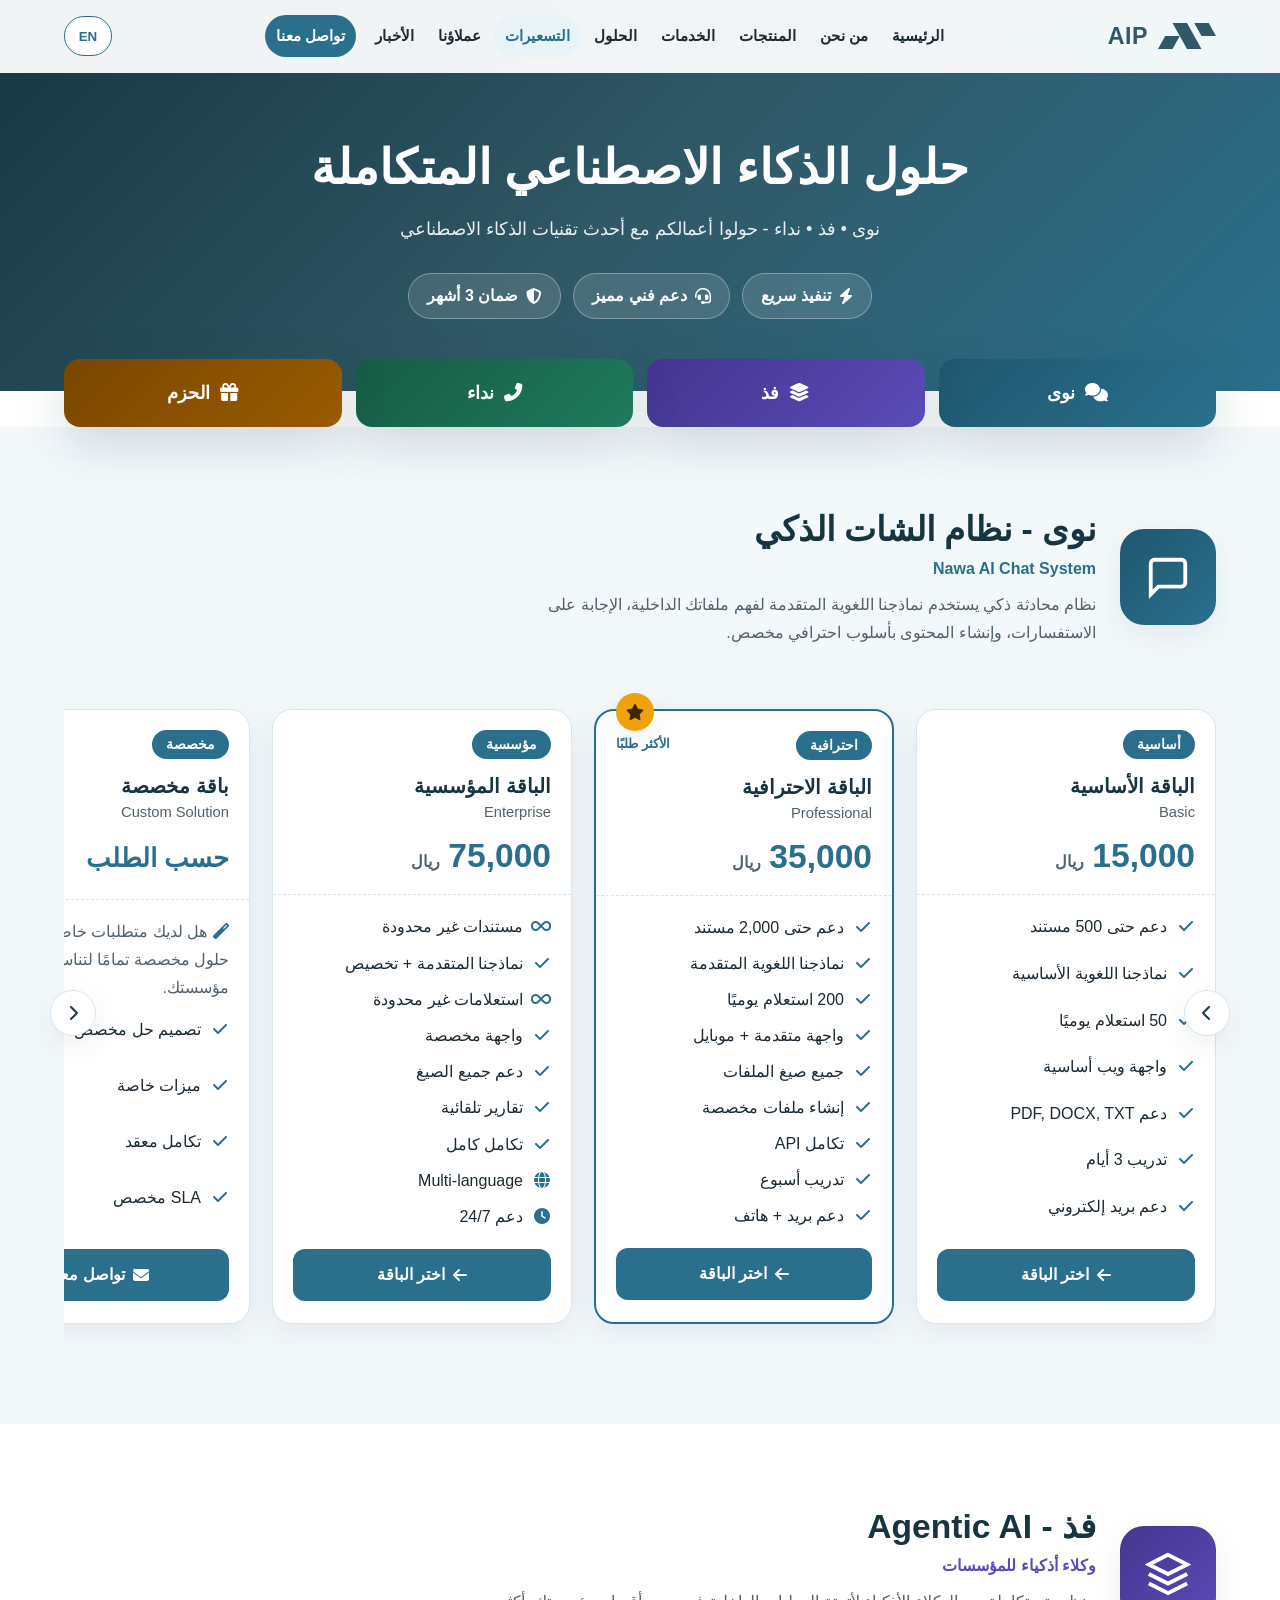
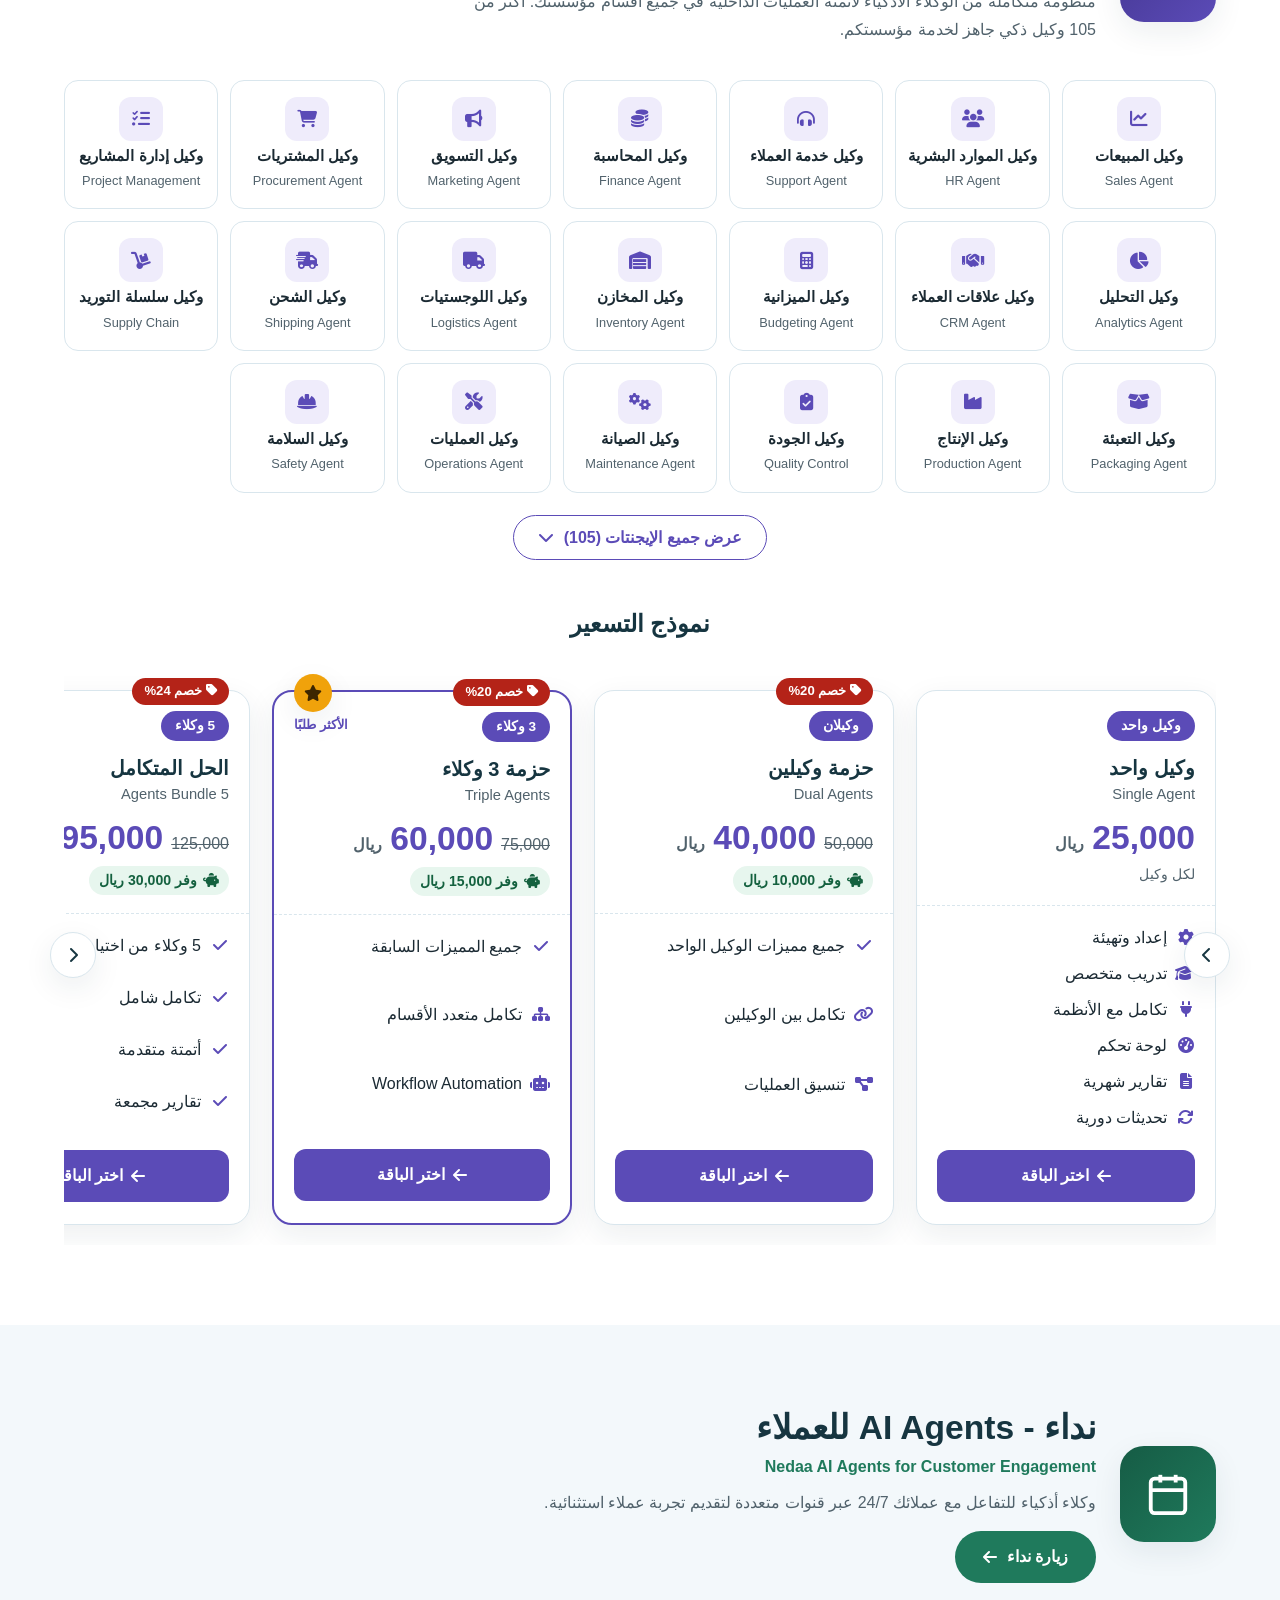
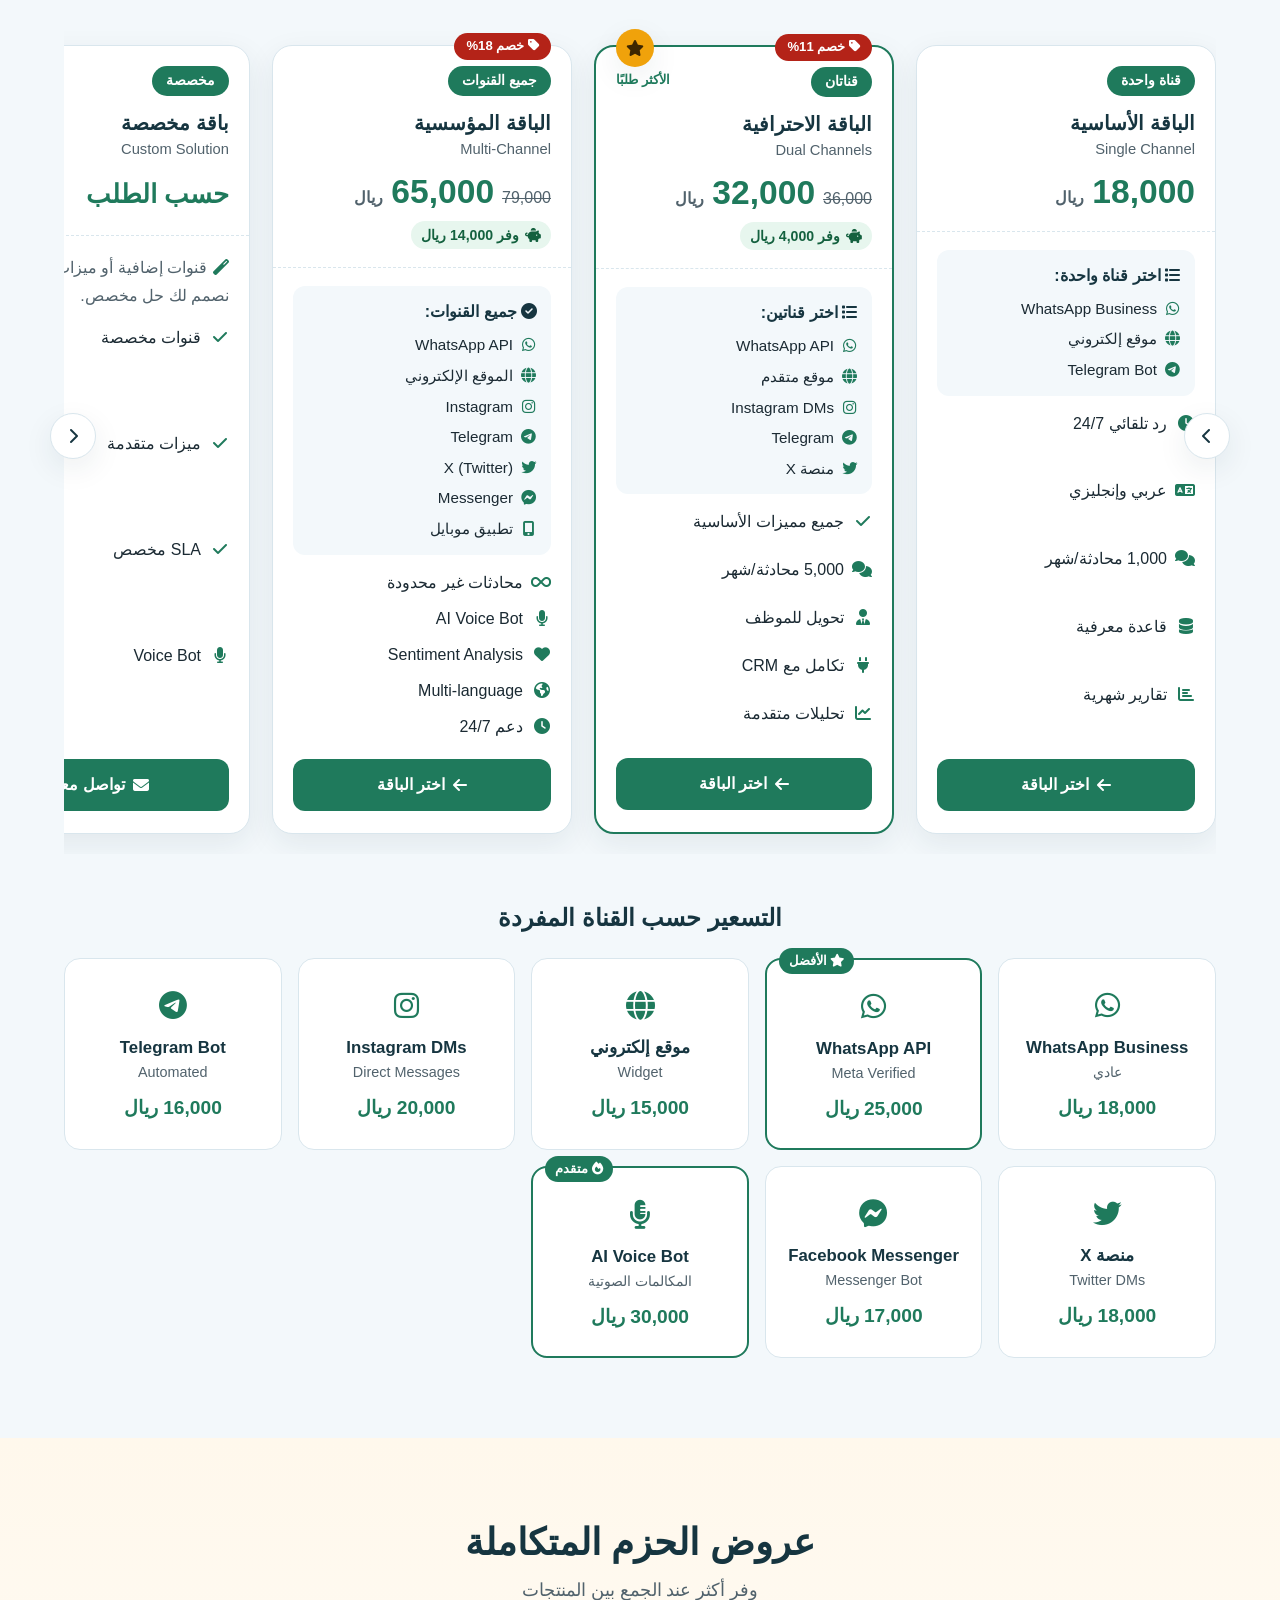
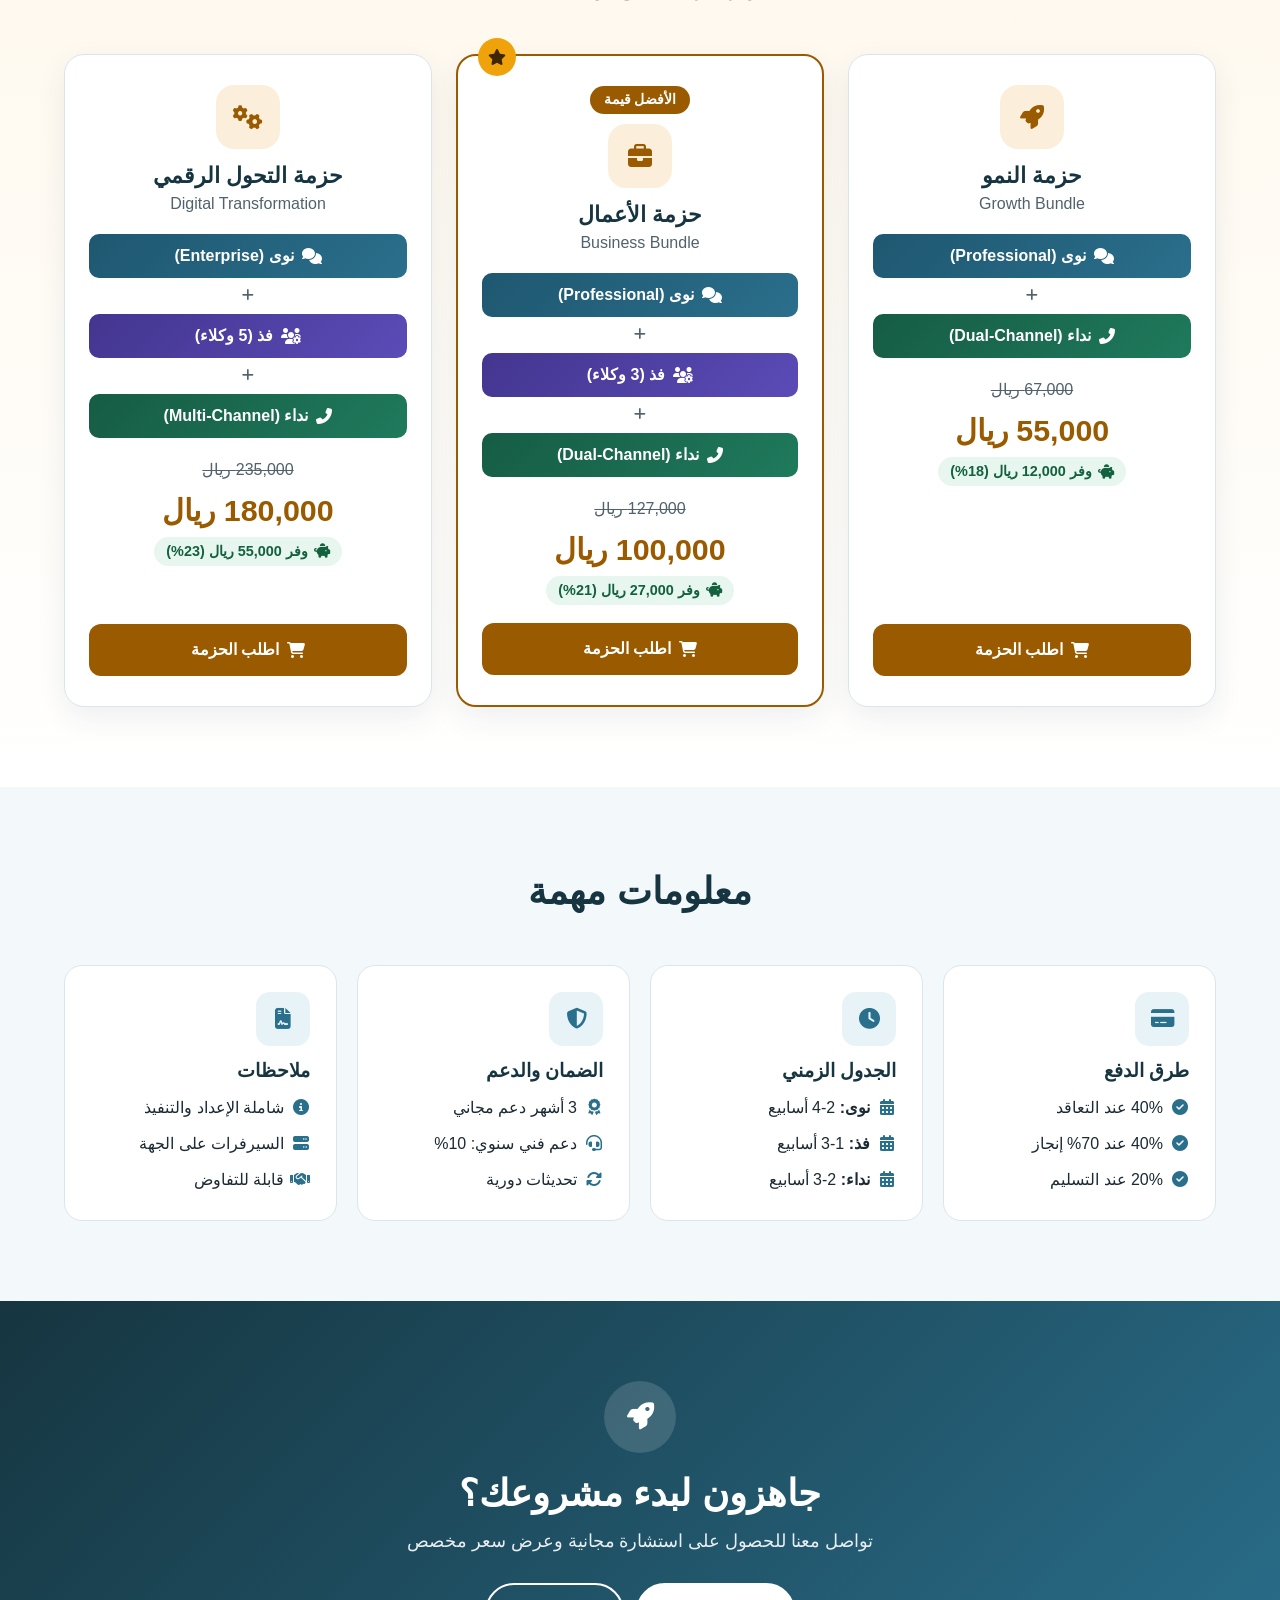
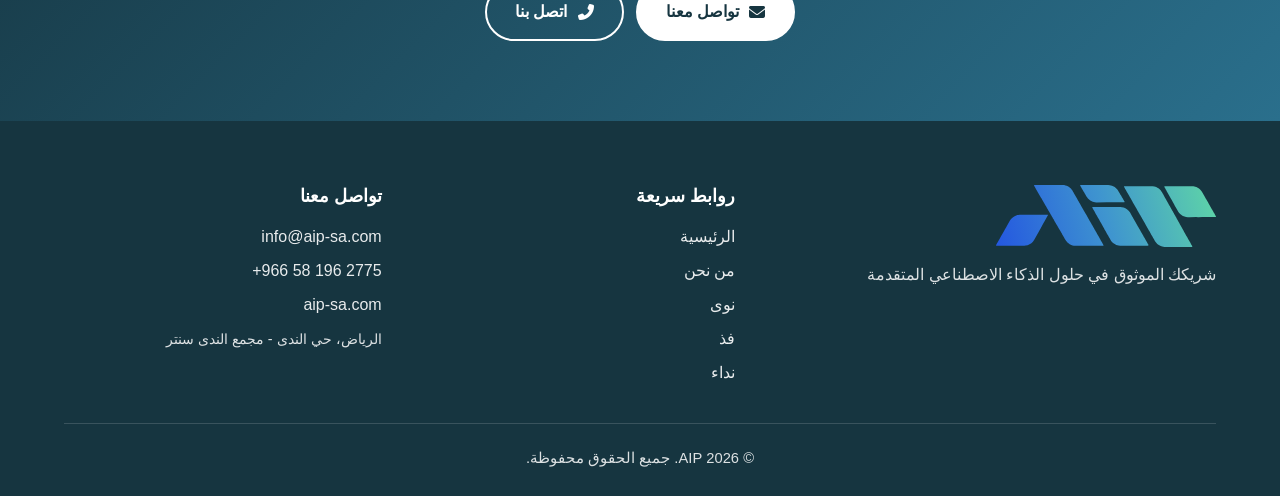
<file: public/pricing.html>
<!DOCTYPE html>
<html lang="ar" dir="rtl" data-title-ar="التسعيرات | AIP" data-title-en="Pricing | AIP">
<head>
  <meta charset="UTF-8">
  <meta name="viewport" content="width=device-width, initial-scale=1">
  <title>التسعيرات | AIP</title>
  <meta name="description" content="التسعيرات - حلول الذكاء الاصطناعي | AIP">
  <meta name="theme-color" content="#57a1c1">
  <link rel="canonical" href="https://aip-sa.com/pricing.html">
  <link rel="icon" type="image/svg+xml" href="assets/img/logo-mark.svg">
  <link rel="stylesheet" href="assets/vendor/fontawesome/css/fontawesome.min.css">
  <link rel="stylesheet" href="assets/vendor/fontawesome/css/solid.min.css">
  <link rel="stylesheet" href="assets/vendor/fontawesome/css/brands.min.css">
  <link rel="stylesheet" href="assets/css/style.css">
</head>
<body>
  <a class="skip-link" href="#main" data-ar="تخطَّ إلى المحتوى" data-en="Skip to content">تخطَّ إلى المحتوى</a>

  <header class="navbar" id="navbar">
    <nav class="container nav-content" id="top" aria-label="القائمة الرئيسية" data-ar-label="القائمة الرئيسية" data-en-label="Main">
      <a class="logo" href="/" aria-label="AIP">
        <img src="assets/img/logo-mark.svg" alt="" width="58" height="25">
        <span>AIP</span>
      </a>
      <ul class="nav-menu" id="navMenu">
        <li><a href="/" class="nav-link" data-ar="الرئيسية" data-en="Home">الرئيسية</a></li>
        <li><a href="/#stack" class="nav-link" data-ar="من نحن" data-en="About Us">من نحن</a></li>
        <li><a href="/#platforms" class="nav-link" data-ar="المنتجات" data-en="Products">المنتجات</a></li>
        <li><a href="/#sectors" class="nav-link" data-ar="الخدمات" data-en="Services">الخدمات</a></li>
        <li><a href="/#stack" class="nav-link" data-ar="الحلول" data-en="Solutions">الحلول</a></li>
        <li><a href="pricing.html" class="nav-link" aria-current="page" data-ar="التسعيرات" data-en="Pricing">التسعيرات</a></li>
        <li><a href="/#partner" class="nav-link" data-ar="عملاؤنا" data-en="Clients">عملاؤنا</a></li>
        <li><a href="/" class="nav-link" data-ar="الأخبار" data-en="News">الأخبار</a></li>
        <li><a href="/#contact" class="nav-link btn-nav" data-ar="تواصل معنا" data-en="Contact Us">تواصل معنا</a></li>
      </ul>
      <div class="nav-actions">
        <button type="button" class="lang-toggle" id="langToggle" lang="en" aria-label="Switch to English">EN</button>
        <button type="button" class="menu-toggle" id="menuToggle" aria-expanded="false" aria-controls="navMenu" aria-label="القائمة" data-ar-label="القائمة" data-en-label="Menu">
          <span></span><span></span><span></span>
        </button>
      </div>
    </nav>
  </header>

  <main id="main">
    <!-- Hero -->
    <section class="pricing-hero" aria-labelledby="pricing-title">
      <div class="container">
        <h1 class="pricing-hero-title" id="pricing-title" data-ar="حلول الذكاء الاصطناعي المتكاملة" data-en="Comprehensive AI Solutions">حلول الذكاء الاصطناعي المتكاملة</h1>
        <p class="pricing-hero-subtitle" data-ar="نوى • فذ • نداء - حولوا أعمالكم مع أحدث تقنيات الذكاء الاصطناعي" data-en="Nawa • Fath • Nedaa - Transform Your Business with Latest AI Technology">نوى • فذ • نداء - حولوا أعمالكم مع أحدث تقنيات الذكاء الاصطناعي</p>
        <ul class="pricing-hero-badges" role="list" style="list-style:none;padding:0;margin:0">
          <li class="badge-item"><i class="fas fa-bolt" aria-hidden="true"></i><span data-ar="تنفيذ سريع" data-en="Fast Implementation">تنفيذ سريع</span></li>
          <li class="badge-item"><i class="fas fa-headset" aria-hidden="true"></i><span data-ar="دعم فني مميز" data-en="Premium Support">دعم فني مميز</span></li>
          <li class="badge-item"><i class="fas fa-shield-alt" aria-hidden="true"></i><span data-ar="ضمان 3 أشهر" data-en="3-Month Warranty">ضمان 3 أشهر</span></li>
        </ul>
      </div>
    </section>

    <!-- Quick navigation -->
    <nav class="quick-nav" aria-label="المنتجات" data-ar-label="المنتجات" data-en-label="Products">
      <div class="container quick-nav-items">
        <a href="#nawa" class="quick-nav-item nawa-gradient"><i class="fas fa-comments" aria-hidden="true"></i><span data-ar="نوى" data-en="Nawa">نوى</span></a>
        <a href="#fath" class="quick-nav-item fath-gradient"><i class="fas fa-layer-group" aria-hidden="true"></i><span data-ar="فذ" data-en="Fath">فذ</span></a>
        <a href="#nedaa" class="quick-nav-item nedaa-gradient"><i class="fas fa-phone-alt" aria-hidden="true"></i><span data-ar="نداء" data-en="Nedaa">نداء</span></a>
        <a href="#bundles" class="quick-nav-item bundles-gradient"><i class="fas fa-gift" aria-hidden="true"></i><span data-ar="الحزم" data-en="Bundles">الحزم</span></a>
      </div>
    </nav>

    <!-- Nawa -->
    <section id="nawa" class="product-section nawa-section" aria-labelledby="nawa-title">
      <div class="container">
        <div class="pp-header">
          <div class="pp-logo nawa-gradient" aria-hidden="true">
            <svg viewBox="0 0 24 24" fill="none" stroke="currentColor" stroke-width="2"><path d="M21 15a2 2 0 0 1-2 2H7l-4 4V5a2 2 0 0 1 2-2h14a2 2 0 0 1 2 2z"/></svg>
          </div>
          <div>
            <h2 class="pp-name" id="nawa-title" data-ar="نوى - نظام الشات الذكي" data-en="Nawa - AI Chat System">نوى - نظام الشات الذكي</h2>
            <p class="pp-tagline" lang="en">Nawa AI Chat System</p>
            <p class="pp-desc" data-ar="نظام محادثة ذكي يستخدم نماذجنا اللغوية المتقدمة لفهم ملفاتك الداخلية، الإجابة على الاستفسارات، وإنشاء المحتوى بأسلوب احترافي مخصص." data-en="Intelligent chat system using our advanced language models to understand your internal files, answer inquiries, and generate professional customized content.">نظام محادثة ذكي يستخدم نماذجنا اللغوية المتقدمة لفهم ملفاتك الداخلية، الإجابة على الاستفسارات، وإنشاء المحتوى بأسلوب احترافي مخصص.</p>
          </div>
        </div>

        <div class="pricing-grid-wrapper">
          <button type="button" class="carousel-arrow prev" aria-controls="nawa-carousel" aria-label="السابق" data-ar-label="السابق" data-en-label="Previous"><i class="fas fa-chevron-right" aria-hidden="true"></i></button>
          <div class="pricing-grid" id="nawa-carousel" tabindex="0" role="region" aria-label="باقات نوى" data-ar-label="باقات نوى" data-en-label="Nawa packages">
            <article class="pricing-card">
              <div class="card-ribbon" data-ar="أساسية" data-en="Basic">أساسية</div>
              <div class="card-header">
                <h3 class="package-name" data-ar="الباقة الأساسية" data-en="Basic Package">الباقة الأساسية</h3>
                <p class="package-subtitle" lang="en">Basic</p>
                <div class="price-wrapper"><span class="price-amount">15,000</span><span class="price-currency" data-ar="ريال" data-en="SAR">ريال</span></div>
              </div>
              <div class="card-body">
                <ul class="features-list">
                  <li><i class="fas fa-check" aria-hidden="true"></i><span data-ar="دعم حتى 500 مستند" data-en="Up to 500 documents">دعم حتى 500 مستند</span></li>
                  <li><i class="fas fa-check" aria-hidden="true"></i><span data-ar="نماذجنا اللغوية الأساسية" data-en="Our Basic Language Models">نماذجنا اللغوية الأساسية</span></li>
                  <li><i class="fas fa-check" aria-hidden="true"></i><span data-ar="50 استعلام يوميًا" data-en="50 queries/day">50 استعلام يوميًا</span></li>
                  <li><i class="fas fa-check" aria-hidden="true"></i><span data-ar="واجهة ويب أساسية" data-en="Basic web interface">واجهة ويب أساسية</span></li>
                  <li><i class="fas fa-check" aria-hidden="true"></i><span data-ar="دعم PDF, DOCX, TXT" data-en="PDF, DOCX, TXT support">دعم PDF, DOCX, TXT</span></li>
                  <li><i class="fas fa-check" aria-hidden="true"></i><span data-ar="تدريب 3 أيام" data-en="3-day training">تدريب 3 أيام</span></li>
                  <li><i class="fas fa-check" aria-hidden="true"></i><span data-ar="دعم بريد إلكتروني" data-en="Email support">دعم بريد إلكتروني</span></li>
                </ul>
                <a href="/#contact" class="btn-select" data-package="نوى - الباقة الأساسية (Basic)"><i class="fas fa-arrow-left" aria-hidden="true"></i><span data-ar="اختر الباقة" data-en="Choose Package">اختر الباقة</span></a>
              </div>
            </article>

            <article class="pricing-card featured" lang="ar">
              <div class="featured-star" aria-hidden="true"><i class="fas fa-star"></i></div>
              <div class="card-ribbon" data-ar="احترافية" data-en="Professional">احترافية</div>
              <div class="featured-label" data-ar="الأكثر طلبًا" data-en="Most Popular">الأكثر طلبًا</div>
              <div class="card-header">
                <h3 class="package-name" data-ar="الباقة الاحترافية" data-en="Professional Package">الباقة الاحترافية</h3>
                <p class="package-subtitle" lang="en">Professional</p>
                <div class="price-wrapper"><span class="price-amount">35,000</span><span class="price-currency" data-ar="ريال" data-en="SAR">ريال</span></div>
              </div>
              <div class="card-body">
                <ul class="features-list">
                  <li><i class="fas fa-check" aria-hidden="true"></i><span>دعم حتى 2,000 مستند</span></li>
                  <li><i class="fas fa-check" aria-hidden="true"></i><span data-ar="نماذجنا اللغوية المتقدمة" data-en="Our Advanced Language Models">نماذجنا اللغوية المتقدمة</span></li>
                  <li><i class="fas fa-check" aria-hidden="true"></i><span>200 استعلام يوميًا</span></li>
                  <li><i class="fas fa-check" aria-hidden="true"></i><span>واجهة متقدمة + موبايل</span></li>
                  <li><i class="fas fa-check" aria-hidden="true"></i><span>جميع صيغ الملفات</span></li>
                  <li><i class="fas fa-check" aria-hidden="true"></i><span>إنشاء ملفات مخصصة</span></li>
                  <li><i class="fas fa-check" aria-hidden="true"></i><span>تكامل API</span></li>
                  <li><i class="fas fa-check" aria-hidden="true"></i><span>تدريب أسبوع</span></li>
                  <li><i class="fas fa-check" aria-hidden="true"></i><span>دعم بريد + هاتف</span></li>
                </ul>
                <a href="/#contact" class="btn-select" data-package="نوى - الباقة الاحترافية (Professional)"><i class="fas fa-arrow-left" aria-hidden="true"></i><span>اختر الباقة</span></a>
              </div>
            </article>

            <article class="pricing-card" lang="ar">
              <div class="card-ribbon">مؤسسية</div>
              <div class="card-header">
                <h3 class="package-name">الباقة المؤسسية</h3>
                <p class="package-subtitle" lang="en">Enterprise</p>
                <div class="price-wrapper"><span class="price-amount">75,000</span><span class="price-currency">ريال</span></div>
              </div>
              <div class="card-body">
                <ul class="features-list">
                  <li><i class="fas fa-infinity" aria-hidden="true"></i><span>مستندات غير محدودة</span></li>
                  <li><i class="fas fa-check" aria-hidden="true"></i><span data-ar="نماذجنا المتقدمة + تخصيص" data-en="Our Advanced Models + Customization">نماذجنا المتقدمة + تخصيص</span></li>
                  <li><i class="fas fa-infinity" aria-hidden="true"></i><span>استعلامات غير محدودة</span></li>
                  <li><i class="fas fa-check" aria-hidden="true"></i><span>واجهة مخصصة</span></li>
                  <li><i class="fas fa-check" aria-hidden="true"></i><span>دعم جميع الصيغ</span></li>
                  <li><i class="fas fa-check" aria-hidden="true"></i><span>تقارير تلقائية</span></li>
                  <li><i class="fas fa-check" aria-hidden="true"></i><span>تكامل كامل</span></li>
                  <li><i class="fas fa-globe" aria-hidden="true"></i><span lang="en">Multi-language</span></li>
                  <li><i class="fas fa-clock" aria-hidden="true"></i><span>دعم 24/7</span></li>
                </ul>
                <a href="/#contact" class="btn-select" data-package="نوى - الباقة المؤسسية (Enterprise)"><i class="fas fa-arrow-left" aria-hidden="true"></i><span>اختر الباقة</span></a>
              </div>
            </article>

            <article class="pricing-card custom-card" lang="ar">
              <div class="card-ribbon">مخصصة</div>
              <div class="card-header">
                <h3 class="package-name">باقة مخصصة</h3>
                <p class="package-subtitle" lang="en">Custom Solution</p>
                <div class="price-wrapper"><span class="price-custom">حسب الطلب</span></div>
              </div>
              <div class="card-body">
                <p class="custom-desc"><i class="fas fa-magic" aria-hidden="true"></i>هل لديك متطلبات خاصة؟ نقدم حلول مخصصة تمامًا لتناسب احتياجات مؤسستك.</p>
                <ul class="features-list">
                  <li><i class="fas fa-check" aria-hidden="true"></i><span>تصميم حل مخصص</span></li>
                  <li><i class="fas fa-check" aria-hidden="true"></i><span>ميزات خاصة</span></li>
                  <li><i class="fas fa-check" aria-hidden="true"></i><span>تكامل معقد</span></li>
                  <li><i class="fas fa-check" aria-hidden="true"></i><span>SLA مخصص</span></li>
                </ul>
                <a href="/#contact" class="btn-select" data-package="نوى - باقة مخصصة (Custom Solution)"><i class="fas fa-envelope" aria-hidden="true"></i><span>تواصل معنا</span></a>
              </div>
            </article>
          </div>
          <button type="button" class="carousel-arrow next" aria-controls="nawa-carousel" aria-label="التالي" data-ar-label="التالي" data-en-label="Next"><i class="fas fa-chevron-left" aria-hidden="true"></i></button>
        </div>
      </div>
    </section>

    <!-- Fath -->
    <section id="fath" class="product-section fath-section" aria-labelledby="fath-title">
      <div class="container">
        <div class="pp-header">
          <div class="pp-logo fath-gradient" aria-hidden="true">
            <svg viewBox="0 0 24 24" fill="none" stroke="currentColor" stroke-width="2"><path d="M12 2L2 7l10 5 10-5-10-5z"/><path d="M2 17l10 5 10-5"/><path d="M2 12l10 5 10-5"/></svg>
          </div>
          <div>
            <h2 class="pp-name" id="fath-title" data-ar="فذ - Agentic AI" data-en="Fath - Agentic AI">فذ - Agentic AI</h2>
            <p class="pp-tagline" data-ar="وكلاء أذكياء للمؤسسات" data-en="Intelligent Agents for Enterprises">وكلاء أذكياء للمؤسسات</p>
            <p class="pp-desc" data-ar="منظومة متكاملة من الوكلاء الأذكياء لأتمتة العمليات الداخلية في جميع أقسام مؤسستك. أكثر من 105 وكيل ذكي جاهز لخدمة مؤسستكم." data-en="Comprehensive system of intelligent agents to automate internal operations across all departments. Over 105 smart agents ready to serve your enterprise.">منظومة متكاملة من الوكلاء الأذكياء لأتمتة العمليات الداخلية في جميع أقسام مؤسستك. أكثر من 105 وكيل ذكي جاهز لخدمة مؤسستكم.</p>
          </div>
        </div>

        <div class="agents-grid" id="fath-agents-grid" lang="ar">
          <button type="button" class="agent-card" aria-pressed="false"><span class="agent-icon" aria-hidden="true"><i class="fas fa-chart-line"></i></span><span class="agent-name">وكيل المبيعات</span><span class="agent-en" lang="en">Sales Agent</span></button>
          <button type="button" class="agent-card" aria-pressed="false"><span class="agent-icon" aria-hidden="true"><i class="fas fa-users"></i></span><span class="agent-name">وكيل الموارد البشرية</span><span class="agent-en" lang="en">HR Agent</span></button>
          <button type="button" class="agent-card" aria-pressed="false"><span class="agent-icon" aria-hidden="true"><i class="fas fa-headphones-alt"></i></span><span class="agent-name">وكيل خدمة العملاء</span><span class="agent-en" lang="en">Support Agent</span></button>
          <button type="button" class="agent-card" aria-pressed="false"><span class="agent-icon" aria-hidden="true"><i class="fas fa-coins"></i></span><span class="agent-name">وكيل المحاسبة</span><span class="agent-en" lang="en">Finance Agent</span></button>
          <button type="button" class="agent-card" aria-pressed="false"><span class="agent-icon" aria-hidden="true"><i class="fas fa-bullhorn"></i></span><span class="agent-name">وكيل التسويق</span><span class="agent-en" lang="en">Marketing Agent</span></button>
          <button type="button" class="agent-card" aria-pressed="false"><span class="agent-icon" aria-hidden="true"><i class="fas fa-shopping-cart"></i></span><span class="agent-name">وكيل المشتريات</span><span class="agent-en" lang="en">Procurement Agent</span></button>
          <button type="button" class="agent-card" aria-pressed="false"><span class="agent-icon" aria-hidden="true"><i class="fas fa-tasks"></i></span><span class="agent-name">وكيل إدارة المشاريع</span><span class="agent-en" lang="en">Project Management</span></button>
          <button type="button" class="agent-card" aria-pressed="false"><span class="agent-icon" aria-hidden="true"><i class="fas fa-chart-pie"></i></span><span class="agent-name">وكيل التحليل</span><span class="agent-en" lang="en">Analytics Agent</span></button>
          <button type="button" class="agent-card" aria-pressed="false"><span class="agent-icon" aria-hidden="true"><i class="fas fa-handshake"></i></span><span class="agent-name">وكيل علاقات العملاء</span><span class="agent-en" lang="en">CRM Agent</span></button>
          <button type="button" class="agent-card" aria-pressed="false"><span class="agent-icon" aria-hidden="true"><i class="fas fa-calculator"></i></span><span class="agent-name">وكيل الميزانية</span><span class="agent-en" lang="en">Budgeting Agent</span></button>
          <button type="button" class="agent-card" aria-pressed="false"><span class="agent-icon" aria-hidden="true"><i class="fas fa-warehouse"></i></span><span class="agent-name">وكيل المخازن</span><span class="agent-en" lang="en">Inventory Agent</span></button>
          <button type="button" class="agent-card" aria-pressed="false"><span class="agent-icon" aria-hidden="true"><i class="fas fa-truck"></i></span><span class="agent-name">وكيل اللوجستيات</span><span class="agent-en" lang="en">Logistics Agent</span></button>
          <button type="button" class="agent-card" aria-pressed="false"><span class="agent-icon" aria-hidden="true"><i class="fas fa-shipping-fast"></i></span><span class="agent-name">وكيل الشحن</span><span class="agent-en" lang="en">Shipping Agent</span></button>
          <button type="button" class="agent-card" aria-pressed="false"><span class="agent-icon" aria-hidden="true"><i class="fas fa-dolly"></i></span><span class="agent-name">وكيل سلسلة التوريد</span><span class="agent-en" lang="en">Supply Chain</span></button>
          <button type="button" class="agent-card" aria-pressed="false"><span class="agent-icon" aria-hidden="true"><i class="fas fa-box-open"></i></span><span class="agent-name">وكيل التعبئة</span><span class="agent-en" lang="en">Packaging Agent</span></button>
          <button type="button" class="agent-card" aria-pressed="false"><span class="agent-icon" aria-hidden="true"><i class="fas fa-industry"></i></span><span class="agent-name">وكيل الإنتاج</span><span class="agent-en" lang="en">Production Agent</span></button>
          <button type="button" class="agent-card" aria-pressed="false"><span class="agent-icon" aria-hidden="true"><i class="fas fa-clipboard-check"></i></span><span class="agent-name">وكيل الجودة</span><span class="agent-en" lang="en">Quality Control</span></button>
          <button type="button" class="agent-card" aria-pressed="false"><span class="agent-icon" aria-hidden="true"><i class="fas fa-cogs"></i></span><span class="agent-name">وكيل الصيانة</span><span class="agent-en" lang="en">Maintenance Agent</span></button>
          <button type="button" class="agent-card" aria-pressed="false"><span class="agent-icon" aria-hidden="true"><i class="fas fa-tools"></i></span><span class="agent-name">وكيل العمليات</span><span class="agent-en" lang="en">Operations Agent</span></button>
          <button type="button" class="agent-card" aria-pressed="false"><span class="agent-icon" aria-hidden="true"><i class="fas fa-hard-hat"></i></span><span class="agent-name">وكيل السلامة</span><span class="agent-en" lang="en">Safety Agent</span></button>
          <button type="button" class="agent-card" aria-pressed="false"><span class="agent-icon" aria-hidden="true"><i class="fas fa-code"></i></span><span class="agent-name">وكيل البرمجة</span><span class="agent-en" lang="en">Development Agent</span></button>
          <button type="button" class="agent-card" aria-pressed="false"><span class="agent-icon" aria-hidden="true"><i class="fas fa-server"></i></span><span class="agent-name">وكيل الخوادم</span><span class="agent-en" lang="en">Server Agent</span></button>
          <button type="button" class="agent-card" aria-pressed="false"><span class="agent-icon" aria-hidden="true"><i class="fas fa-database"></i></span><span class="agent-name">وكيل قواعد البيانات</span><span class="agent-en" lang="en">Database Agent</span></button>
          <button type="button" class="agent-card" aria-pressed="false"><span class="agent-icon" aria-hidden="true"><i class="fas fa-shield-alt"></i></span><span class="agent-name">وكيل الأمن السيبراني</span><span class="agent-en" lang="en">Security Agent</span></button>
          <button type="button" class="agent-card" aria-pressed="false"><span class="agent-icon" aria-hidden="true"><i class="fas fa-network-wired"></i></span><span class="agent-name">وكيل الشبكات</span><span class="agent-en" lang="en">Network Agent</span></button>
          <button type="button" class="agent-card" aria-pressed="false"><span class="agent-icon" aria-hidden="true"><i class="fas fa-cloud"></i></span><span class="agent-name">وكيل السحابة</span><span class="agent-en" lang="en">Cloud Agent</span></button>
          <button type="button" class="agent-card" aria-pressed="false"><span class="agent-icon" aria-hidden="true"><i class="fas fa-mobile-alt"></i></span><span class="agent-name">وكيل تطبيقات الجوال</span><span class="agent-en" lang="en">Mobile Apps</span></button>
          <button type="button" class="agent-card" aria-pressed="false"><span class="agent-icon" aria-hidden="true"><i class="fas fa-desktop"></i></span><span class="agent-name">وكيل الدعم التقني</span><span class="agent-en" lang="en">IT Support</span></button>
          <button type="button" class="agent-card" aria-pressed="false"><span class="agent-icon" aria-hidden="true"><i class="fas fa-bug"></i></span><span class="agent-name">وكيل اختبار البرامج</span><span class="agent-en" lang="en">Testing Agent</span></button>
          <button type="button" class="agent-card" aria-pressed="false"><span class="agent-icon" aria-hidden="true"><i class="fas fa-laptop-code"></i></span><span class="agent-name">وكيل DevOps</span><span class="agent-en" lang="en">DevOps Agent</span></button>
          <button type="button" class="agent-card" aria-pressed="false"><span class="agent-icon" aria-hidden="true"><i class="fas fa-ad"></i></span><span class="agent-name">وكيل الإعلانات</span><span class="agent-en" lang="en">Advertising Agent</span></button>
          <button type="button" class="agent-card" aria-pressed="false"><span class="agent-icon" aria-hidden="true"><i class="fas fa-envelope"></i></span><span class="agent-name">وكيل البريد التسويقي</span><span class="agent-en" lang="en">Email Marketing</span></button>
          <button type="button" class="agent-card" aria-pressed="false"><span class="agent-icon" aria-hidden="true"><i class="fas fa-share-alt"></i></span><span class="agent-name">وكيل وسائل التواصل</span><span class="agent-en" lang="en">Social Media</span></button>
          <button type="button" class="agent-card" aria-pressed="false"><span class="agent-icon" aria-hidden="true"><i class="fas fa-search"></i></span><span class="agent-name">وكيل SEO</span><span class="agent-en" lang="en">SEO Agent</span></button>
          <button type="button" class="agent-card" aria-pressed="false"><span class="agent-icon" aria-hidden="true"><i class="fas fa-file-alt"></i></span><span class="agent-name">وكيل المحتوى</span><span class="agent-en" lang="en">Content Agent</span></button>
          <button type="button" class="agent-card" aria-pressed="false"><span class="agent-icon" aria-hidden="true"><i class="fas fa-pen-fancy"></i></span><span class="agent-name">وكيل الكتابة</span><span class="agent-en" lang="en">Copywriting Agent</span></button>
          <button type="button" class="agent-card" aria-pressed="false"><span class="agent-icon" aria-hidden="true"><i class="fas fa-camera"></i></span><span class="agent-name">وكيل التصوير</span><span class="agent-en" lang="en">Photography Agent</span></button>
          <button type="button" class="agent-card" aria-pressed="false"><span class="agent-icon" aria-hidden="true"><i class="fas fa-video"></i></span><span class="agent-name">وكيل الفيديو</span><span class="agent-en" lang="en">Video Agent</span></button>
          <button type="button" class="agent-card" aria-pressed="false"><span class="agent-icon" aria-hidden="true"><i class="fas fa-paint-brush"></i></span><span class="agent-name">وكيل التصميم</span><span class="agent-en" lang="en">Design Agent</span></button>
          <button type="button" class="agent-card" aria-pressed="false"><span class="agent-icon" aria-hidden="true"><i class="fas fa-palette"></i></span><span class="agent-name">وكيل الجرافيك</span><span class="agent-en" lang="en">Graphic Design</span></button>
          <button type="button" class="agent-card" aria-pressed="false"><span class="agent-icon" aria-hidden="true"><i class="fas fa-phone"></i></span><span class="agent-name">وكيل الاتصالات</span><span class="agent-en" lang="en">Call Center</span></button>
          <button type="button" class="agent-card" aria-pressed="false"><span class="agent-icon" aria-hidden="true"><i class="fas fa-comment-dots"></i></span><span class="agent-name">وكيل الشات</span><span class="agent-en" lang="en">Chat Agent</span></button>
          <button type="button" class="agent-card" aria-pressed="false"><span class="agent-icon" aria-hidden="true"><i class="fas fa-comments"></i></span><span class="agent-name">وكيل الدردشة المباشرة</span><span class="agent-en" lang="en">Live Chat</span></button>
          <button type="button" class="agent-card" aria-pressed="false"><span class="agent-icon" aria-hidden="true"><i class="fas fa-ticket-alt"></i></span><span class="agent-name">وكيل التذاكر</span><span class="agent-en" lang="en">Ticketing Agent</span></button>
          <button type="button" class="agent-card" aria-pressed="false"><span class="agent-icon" aria-hidden="true"><i class="fas fa-smile"></i></span><span class="agent-name">وكيل رضا العملاء</span><span class="agent-en" lang="en">Satisfaction</span></button>
          <button type="button" class="agent-card" aria-pressed="false"><span class="agent-icon" aria-hidden="true"><i class="fas fa-star"></i></span><span class="agent-name">وكيل المراجعات</span><span class="agent-en" lang="en">Reviews Agent</span></button>
          <button type="button" class="agent-card" aria-pressed="false"><span class="agent-icon" aria-hidden="true"><i class="fas fa-question-circle"></i></span><span class="agent-name">وكيل الأسئلة الشائعة</span><span class="agent-en" lang="en">FAQ Agent</span></button>
          <button type="button" class="agent-card" aria-pressed="false"><span class="agent-icon" aria-hidden="true"><i class="fas fa-life-ring"></i></span><span class="agent-name">وكيل المساعدة</span><span class="agent-en" lang="en">Help Desk</span></button>
          <button type="button" class="agent-card" aria-pressed="false"><span class="agent-icon" aria-hidden="true"><i class="fas fa-user-shield"></i></span><span class="agent-name">وكيل الشكاوى</span><span class="agent-en" lang="en">Complaints</span></button>
          <button type="button" class="agent-card" aria-pressed="false"><span class="agent-icon" aria-hidden="true"><i class="fas fa-trophy"></i></span><span class="agent-name">وكيل الولاء</span><span class="agent-en" lang="en">Loyalty Agent</span></button>
          <button type="button" class="agent-card" aria-pressed="false"><span class="agent-icon" aria-hidden="true"><i class="fas fa-user-plus"></i></span><span class="agent-name">وكيل التوظيف</span><span class="agent-en" lang="en">Recruitment</span></button>
          <button type="button" class="agent-card" aria-pressed="false"><span class="agent-icon" aria-hidden="true"><i class="fas fa-file-contract"></i></span><span class="agent-name">وكيل العقود</span><span class="agent-en" lang="en">Contracts Agent</span></button>
          <button type="button" class="agent-card" aria-pressed="false"><span class="agent-icon" aria-hidden="true"><i class="fas fa-graduation-cap"></i></span><span class="agent-name">وكيل التدريب</span><span class="agent-en" lang="en">Training Agent</span></button>
          <button type="button" class="agent-card" aria-pressed="false"><span class="agent-icon" aria-hidden="true"><i class="fas fa-user-clock"></i></span><span class="agent-name">وكيل الحضور</span><span class="agent-en" lang="en">Attendance</span></button>
          <button type="button" class="agent-card" aria-pressed="false"><span class="agent-icon" aria-hidden="true"><i class="fas fa-money-check-alt"></i></span><span class="agent-name">وكيل الرواتب</span><span class="agent-en" lang="en">Payroll Agent</span></button>
          <button type="button" class="agent-card" aria-pressed="false"><span class="agent-icon" aria-hidden="true"><i class="fas fa-award"></i></span><span class="agent-name">وكيل الأداء</span><span class="agent-en" lang="en">Performance</span></button>
          <button type="button" class="agent-card" aria-pressed="false"><span class="agent-icon" aria-hidden="true"><i class="fas fa-medal"></i></span><span class="agent-name">وكيل المكافآت</span><span class="agent-en" lang="en">Rewards Agent</span></button>
          <button type="button" class="agent-card" aria-pressed="false"><span class="agent-icon" aria-hidden="true"><i class="fas fa-user-tie"></i></span><span class="agent-name">وكيل التطوير الوظيفي</span><span class="agent-en" lang="en">Career Dev</span></button>
          <button type="button" class="agent-card" aria-pressed="false"><span class="agent-icon" aria-hidden="true"><i class="fas fa-heartbeat"></i></span><span class="agent-name">وكيل الصحة والسلامة</span><span class="agent-en" lang="en">Health &amp; Safety</span></button>
          <button type="button" class="agent-card" aria-pressed="false"><span class="agent-icon" aria-hidden="true"><i class="fas fa-calendar-check"></i></span><span class="agent-name">وكيل الإجازات</span><span class="agent-en" lang="en">Leave Management</span></button>
          <button type="button" class="agent-card" aria-pressed="false"><span class="agent-icon" aria-hidden="true"><i class="fas fa-receipt"></i></span><span class="agent-name">وكيل الفواتير</span><span class="agent-en" lang="en">Invoicing Agent</span></button>
          <button type="button" class="agent-card" aria-pressed="false"><span class="agent-icon" aria-hidden="true"><i class="fas fa-file-invoice-dollar"></i></span><span class="agent-name">وكيل المدفوعات</span><span class="agent-en" lang="en">Payments Agent</span></button>
          <button type="button" class="agent-card" aria-pressed="false"><span class="agent-icon" aria-hidden="true"><i class="fas fa-credit-card"></i></span><span class="agent-name">وكيل المصروفات</span><span class="agent-en" lang="en">Expenses</span></button>
          <button type="button" class="agent-card" aria-pressed="false"><span class="agent-icon" aria-hidden="true"><i class="fas fa-piggy-bank"></i></span><span class="agent-name">وكيل المدخرات</span><span class="agent-en" lang="en">Savings Agent</span></button>
          <button type="button" class="agent-card" aria-pressed="false"><span class="agent-icon" aria-hidden="true"><i class="fas fa-chart-area"></i></span><span class="agent-name">وكيل التقارير المالية</span><span class="agent-en" lang="en">Financial Reports</span></button>
          <button type="button" class="agent-card" aria-pressed="false"><span class="agent-icon" aria-hidden="true"><i class="fas fa-balance-scale"></i></span><span class="agent-name">وكيل التدقيق</span><span class="agent-en" lang="en">Audit Agent</span></button>
          <button type="button" class="agent-card" aria-pressed="false"><span class="agent-icon" aria-hidden="true"><i class="fas fa-donate"></i></span><span class="agent-name">وكيل الضرائب</span><span class="agent-en" lang="en">Tax Agent</span></button>
          <button type="button" class="agent-card" aria-pressed="false"><span class="agent-icon" aria-hidden="true"><i class="fas fa-wallet"></i></span><span class="agent-name">وكيل الخزينة</span><span class="agent-en" lang="en">Treasury Agent</span></button>
          <button type="button" class="agent-card" aria-pressed="false"><span class="agent-icon" aria-hidden="true"><i class="fas fa-hand-holding-usd"></i></span><span class="agent-name">وكيل الاستثمار</span><span class="agent-en" lang="en">Investment</span></button>
          <button type="button" class="agent-card" aria-pressed="false"><span class="agent-icon" aria-hidden="true"><i class="fas fa-money-bill-wave"></i></span><span class="agent-name">وكيل التدفق النقدي</span><span class="agent-en" lang="en">Cash Flow</span></button>
          <button type="button" class="agent-card" aria-pressed="false"><span class="agent-icon" aria-hidden="true"><i class="fas fa-gavel"></i></span><span class="agent-name">وكيل القانوني</span><span class="agent-en" lang="en">Legal Agent</span></button>
          <button type="button" class="agent-card" aria-pressed="false"><span class="agent-icon" aria-hidden="true"><i class="fas fa-balance-scale-right"></i></span><span class="agent-name">وكيل الامتثال</span><span class="agent-en" lang="en">Compliance</span></button>
          <button type="button" class="agent-card" aria-pressed="false"><span class="agent-icon" aria-hidden="true"><i class="fas fa-file-signature"></i></span><span class="agent-name">وكيل العقود القانونية</span><span class="agent-en" lang="en">Legal Contracts</span></button>
          <button type="button" class="agent-card" aria-pressed="false"><span class="agent-icon" aria-hidden="true"><i class="fas fa-copyright"></i></span><span class="agent-name">وكيل الملكية الفكرية</span><span class="agent-en" lang="en">IP Agent</span></button>
          <button type="button" class="agent-card" aria-pressed="false"><span class="agent-icon" aria-hidden="true"><i class="fas fa-stamp"></i></span><span class="agent-name">وكيل التراخيص</span><span class="agent-en" lang="en">Licensing</span></button>
          <button type="button" class="agent-card" aria-pressed="false"><span class="agent-icon" aria-hidden="true"><i class="fas fa-briefcase"></i></span><span class="agent-name">وكيل الشؤون القانونية</span><span class="agent-en" lang="en">Legal Affairs</span></button>
          <button type="button" class="agent-card" aria-pressed="false"><span class="agent-icon" aria-hidden="true"><i class="fas fa-user-secret"></i></span><span class="agent-name">وكيل الخصوصية</span><span class="agent-en" lang="en">Privacy Agent</span></button>
          <button type="button" class="agent-card" aria-pressed="false"><span class="agent-icon" aria-hidden="true"><i class="fas fa-lock"></i></span><span class="agent-name">وكيل حماية البيانات</span><span class="agent-en" lang="en">Data Protection</span></button>
          <button type="button" class="agent-card" aria-pressed="false"><span class="agent-icon" aria-hidden="true"><i class="fas fa-scroll"></i></span><span class="agent-name">وكيل السياسات</span><span class="agent-en" lang="en">Policies Agent</span></button>
          <button type="button" class="agent-card" aria-pressed="false"><span class="agent-icon" aria-hidden="true"><i class="fas fa-file-contract"></i></span><span class="agent-name">وكيل الاتفاقيات</span><span class="agent-en" lang="en">Agreements</span></button>
          <button type="button" class="agent-card" aria-pressed="false"><span class="agent-icon" aria-hidden="true"><i class="fas fa-flask"></i></span><span class="agent-name">وكيل البحث والتطوير</span><span class="agent-en" lang="en">R&amp;D Agent</span></button>
          <button type="button" class="agent-card" aria-pressed="false"><span class="agent-icon" aria-hidden="true"><i class="fas fa-microscope"></i></span><span class="agent-name">وكيل الأبحاث</span><span class="agent-en" lang="en">Research Agent</span></button>
          <button type="button" class="agent-card" aria-pressed="false"><span class="agent-icon" aria-hidden="true"><i class="fas fa-atom"></i></span><span class="agent-name">وكيل الابتكار</span><span class="agent-en" lang="en">Innovation</span></button>
          <button type="button" class="agent-card" aria-pressed="false"><span class="agent-icon" aria-hidden="true"><i class="fas fa-lightbulb"></i></span><span class="agent-name">وكيل الأفكار</span><span class="agent-en" lang="en">Ideas Agent</span></button>
          <button type="button" class="agent-card" aria-pressed="false"><span class="agent-icon" aria-hidden="true"><i class="fas fa-project-diagram"></i></span><span class="agent-name">وكيل تطوير المنتجات</span><span class="agent-en" lang="en">Product Dev</span></button>
          <button type="button" class="agent-card" aria-pressed="false"><span class="agent-icon" aria-hidden="true"><i class="fas fa-vial"></i></span><span class="agent-name">وكيل الاختبار</span><span class="agent-en" lang="en">Testing Agent</span></button>
          <button type="button" class="agent-card" aria-pressed="false"><span class="agent-icon" aria-hidden="true"><i class="fas fa-drafting-compass"></i></span><span class="agent-name">وكيل التصميم الهندسي</span><span class="agent-en" lang="en">Engineering</span></button>
          <button type="button" class="agent-card" aria-pressed="false"><span class="agent-icon" aria-hidden="true"><i class="fas fa-rocket"></i></span><span class="agent-name">وكيل الإطلاق</span><span class="agent-en" lang="en">Launch Agent</span></button>
          <button type="button" class="agent-card" aria-pressed="false"><span class="agent-icon" aria-hidden="true"><i class="fas fa-certificate"></i></span><span class="agent-name">وكيل الشهادات</span><span class="agent-en" lang="en">Certification</span></button>
          <button type="button" class="agent-card" aria-pressed="false"><span class="agent-icon" aria-hidden="true"><i class="fas fa-book"></i></span><span class="agent-name">وكيل التوثيق</span><span class="agent-en" lang="en">Documentation</span></button>
          <button type="button" class="agent-card" aria-pressed="false"><span class="agent-icon" aria-hidden="true"><i class="fas fa-building"></i></span><span class="agent-name">وكيل العقارات</span><span class="agent-en" lang="en">Real Estate</span></button>
          <button type="button" class="agent-card" aria-pressed="false"><span class="agent-icon" aria-hidden="true"><i class="fas fa-car"></i></span><span class="agent-name">وكيل الأسطول</span><span class="agent-en" lang="en">Fleet Agent</span></button>
          <button type="button" class="agent-card" aria-pressed="false"><span class="agent-icon" aria-hidden="true"><i class="fas fa-map-marked-alt"></i></span><span class="agent-name">وكيل الفروع</span><span class="agent-en" lang="en">Branch Agent</span></button>
          <button type="button" class="agent-card" aria-pressed="false"><span class="agent-icon" aria-hidden="true"><i class="fas fa-globe"></i></span><span class="agent-name">وكيل التوسع</span><span class="agent-en" lang="en">Expansion</span></button>
          <button type="button" class="agent-card" aria-pressed="false"><span class="agent-icon" aria-hidden="true"><i class="fas fa-handshake"></i></span><span class="agent-name">وكيل الشراكات</span><span class="agent-en" lang="en">Partnerships</span></button>
          <button type="button" class="agent-card" aria-pressed="false"><span class="agent-icon" aria-hidden="true"><i class="fas fa-users-cog"></i></span><span class="agent-name">وكيل العلاقات الحكومية</span><span class="agent-en" lang="en">Gov Relations</span></button>
          <button type="button" class="agent-card" aria-pressed="false"><span class="agent-icon" aria-hidden="true"><i class="fas fa-newspaper"></i></span><span class="agent-name">وكيل العلاقات العامة</span><span class="agent-en" lang="en">PR Agent</span></button>
          <button type="button" class="agent-card" aria-pressed="false"><span class="agent-icon" aria-hidden="true"><i class="fas fa-bullseye"></i></span><span class="agent-name">وكيل الاستراتيجية</span><span class="agent-en" lang="en">Strategy</span></button>
          <button type="button" class="agent-card" aria-pressed="false"><span class="agent-icon" aria-hidden="true"><i class="fas fa-chess"></i></span><span class="agent-name">وكيل التخطيط</span><span class="agent-en" lang="en">Planning Agent</span></button>
          <button type="button" class="agent-card" aria-pressed="false"><span class="agent-icon" aria-hidden="true"><i class="fas fa-eye"></i></span><span class="agent-name">وكيل المراقبة</span><span class="agent-en" lang="en">Monitoring</span></button>
          <button type="button" class="agent-card" aria-pressed="false"><span class="agent-icon" aria-hidden="true"><i class="fas fa-brain"></i></span><span class="agent-name">وكيل الذكاء الاصطناعي</span><span class="agent-en" lang="en">AI Agent</span></button>
          <button type="button" class="agent-card" aria-pressed="false"><span class="agent-icon" aria-hidden="true"><i class="fas fa-robot"></i></span><span class="agent-name">وكيل الأتمتة</span><span class="agent-en" lang="en">Automation</span></button>
          <button type="button" class="agent-card" aria-pressed="false"><span class="agent-icon" aria-hidden="true"><i class="fas fa-chalkboard-teacher"></i></span><span class="agent-name">وكيل التدريس</span><span class="agent-en" lang="en">Teaching Agent</span></button>
          <button type="button" class="agent-card" aria-pressed="false"><span class="agent-icon" aria-hidden="true"><i class="fas fa-language"></i></span><span class="agent-name">وكيل الترجمة</span><span class="agent-en" lang="en">Translation</span></button>
          <button type="button" class="agent-card" aria-pressed="false"><span class="agent-icon" aria-hidden="true"><i class="fas fa-microphone"></i></span><span class="agent-name">وكيل الصوت</span><span class="agent-en" lang="en">Voice Agent</span></button>
        </div>
        <button type="button" class="show-all-agents-btn" id="showAllAgentsBtn" aria-controls="fath-agents-grid">
          <span data-ar="عرض جميع الإيجنتات (105)" data-en="Show All Agents (105)">عرض جميع الإيجنتات (105)</span>
          <i class="fas fa-chevron-down" aria-hidden="true"></i>
        </button>

        <div class="section-title-wrapper"><h3 lang="ar">نموذج التسعير</h3></div>

        <div class="pricing-grid-wrapper">
          <button type="button" class="carousel-arrow prev" aria-controls="fath-carousel" aria-label="السابق" data-ar-label="السابق" data-en-label="Previous"><i class="fas fa-chevron-right" aria-hidden="true"></i></button>
          <div class="pricing-grid" id="fath-carousel" tabindex="0" role="region" aria-label="باقات فذ" data-ar-label="باقات فذ" data-en-label="Fath packages" lang="ar">
            <article class="pricing-card">
              <div class="card-ribbon">وكيل واحد</div>
              <div class="card-header">
                <h3 class="package-name">وكيل واحد</h3>
                <p class="package-subtitle" lang="en">Single Agent</p>
                <div class="price-wrapper"><span class="price-amount">25,000</span><span class="price-currency">ريال</span></div>
                <p class="price-note">لكل وكيل</p>
              </div>
              <div class="card-body">
                <ul class="features-list">
                  <li><i class="fas fa-cog" aria-hidden="true"></i><span>إعداد وتهيئة</span></li>
                  <li><i class="fas fa-graduation-cap" aria-hidden="true"></i><span>تدريب متخصص</span></li>
                  <li><i class="fas fa-plug" aria-hidden="true"></i><span>تكامل مع الأنظمة</span></li>
                  <li><i class="fas fa-tachometer-alt" aria-hidden="true"></i><span>لوحة تحكم</span></li>
                  <li><i class="fas fa-file-alt" aria-hidden="true"></i><span>تقارير شهرية</span></li>
                  <li><i class="fas fa-sync" aria-hidden="true"></i><span>تحديثات دورية</span></li>
                </ul>
                <a href="/#contact" class="btn-select" data-package="فذ - وكيل واحد (Single Agent)"><i class="fas fa-arrow-left" aria-hidden="true"></i><span>اختر الباقة</span></a>
              </div>
            </article>

            <article class="pricing-card">
              <div class="discount-tag"><i class="fas fa-tag" aria-hidden="true"></i> خصم 20%</div>
              <div class="card-ribbon">وكيلان</div>
              <div class="card-header">
                <h3 class="package-name">حزمة وكيلين</h3>
                <p class="package-subtitle" lang="en">Dual Agents</p>
                <div class="price-wrapper"><span class="price-old"><span class="visually-hidden">السعر السابق </span>50,000</span><span class="price-amount">40,000</span><span class="price-currency">ريال</span></div>
                <p class="savings-badge"><i class="fas fa-piggy-bank" aria-hidden="true"></i> وفر 10,000 ريال</p>
              </div>
              <div class="card-body">
                <ul class="features-list">
                  <li><i class="fas fa-check" aria-hidden="true"></i><span>جميع مميزات الوكيل الواحد</span></li>
                  <li><i class="fas fa-link" aria-hidden="true"></i><span>تكامل بين الوكيلين</span></li>
                  <li><i class="fas fa-project-diagram" aria-hidden="true"></i><span>تنسيق العمليات</span></li>
                </ul>
                <a href="/#contact" class="btn-select" data-package="فذ - حزمة وكيلين (Dual Agents)"><i class="fas fa-arrow-left" aria-hidden="true"></i><span>اختر الباقة</span></a>
              </div>
            </article>

            <article class="pricing-card featured">
              <div class="featured-star" aria-hidden="true"><i class="fas fa-star"></i></div>
              <div class="discount-tag"><i class="fas fa-tag" aria-hidden="true"></i> خصم 20%</div>
              <div class="card-ribbon">3 وكلاء</div>
              <div class="featured-label">الأكثر طلبًا</div>
              <div class="card-header">
                <h3 class="package-name">حزمة 3 وكلاء</h3>
                <p class="package-subtitle" lang="en">Triple Agents</p>
                <div class="price-wrapper"><span class="price-old"><span class="visually-hidden">السعر السابق </span>75,000</span><span class="price-amount">60,000</span><span class="price-currency">ريال</span></div>
                <p class="savings-badge"><i class="fas fa-piggy-bank" aria-hidden="true"></i> وفر 15,000 ريال</p>
              </div>
              <div class="card-body">
                <ul class="features-list">
                  <li><i class="fas fa-check" aria-hidden="true"></i><span>جميع المميزات السابقة</span></li>
                  <li><i class="fas fa-sitemap" aria-hidden="true"></i><span>تكامل متعدد الأقسام</span></li>
                  <li><i class="fas fa-robot" aria-hidden="true"></i><span lang="en">Workflow Automation</span></li>
                </ul>
                <a href="/#contact" class="btn-select" data-package="فذ - حزمة 3 وكلاء (Triple Agents)"><i class="fas fa-arrow-left" aria-hidden="true"></i><span>اختر الباقة</span></a>
              </div>
            </article>

            <article class="pricing-card">
              <div class="discount-tag"><i class="fas fa-tag" aria-hidden="true"></i> خصم 24%</div>
              <div class="card-ribbon">5 وكلاء</div>
              <div class="card-header">
                <h3 class="package-name">الحل المتكامل</h3>
                <p class="package-subtitle" lang="en">5 Agents Bundle</p>
                <div class="price-wrapper"><span class="price-old"><span class="visually-hidden">السعر السابق </span>125,000</span><span class="price-amount">95,000</span><span class="price-currency">ريال</span></div>
                <p class="savings-badge"><i class="fas fa-piggy-bank" aria-hidden="true"></i> وفر 30,000 ريال</p>
              </div>
              <div class="card-body">
                <ul class="features-list">
                  <li><i class="fas fa-check" aria-hidden="true"></i><span>5 وكلاء من اختيارك</span></li>
                  <li><i class="fas fa-check" aria-hidden="true"></i><span>تكامل شامل</span></li>
                  <li><i class="fas fa-check" aria-hidden="true"></i><span>أتمتة متقدمة</span></li>
                  <li><i class="fas fa-check" aria-hidden="true"></i><span>تقارير مجمعة</span></li>
                </ul>
                <a href="/#contact" class="btn-select" data-package="فذ - الحل المتكامل (5 Agents Bundle)"><i class="fas fa-arrow-left" aria-hidden="true"></i><span>اختر الباقة</span></a>
              </div>
            </article>

            <article class="pricing-card">
              <div class="discount-tag"><i class="fas fa-tag" aria-hidden="true"></i> خصم 25%</div>
              <div class="card-ribbon">8+ وكلاء</div>
              <div class="card-header">
                <h3 class="package-name">التحول الرقمي الكامل</h3>
                <p class="package-subtitle" lang="en">Full Transformation</p>
                <div class="price-wrapper"><span class="price-old"><span class="visually-hidden">السعر السابق </span>200,000</span><span class="price-amount">150,000</span><span class="price-currency">ريال</span></div>
                <p class="savings-badge"><i class="fas fa-piggy-bank" aria-hidden="true"></i> وفر 50,000 ريال</p>
              </div>
              <div class="card-body">
                <ul class="features-list">
                  <li><i class="fas fa-check" aria-hidden="true"></i><span>جميع الأقسام</span></li>
                  <li><i class="fas fa-check" aria-hidden="true"></i><span>تكامل كامل</span></li>
                  <li><i class="fas fa-crown" aria-hidden="true"></i><span lang="en">Enterprise Features</span></li>
                  <li><i class="fas fa-clock" aria-hidden="true"></i><span>دعم 24/7</span></li>
                </ul>
                <a href="/#contact" class="btn-select" data-package="فذ - التحول الرقمي الكامل (Full Transformation)"><i class="fas fa-arrow-left" aria-hidden="true"></i><span>اختر الباقة</span></a>
              </div>
            </article>

            <article class="pricing-card custom-card">
              <div class="card-ribbon">مخصص</div>
              <div class="card-header">
                <h3 class="package-name">وكيل مخصص</h3>
                <p class="package-subtitle" lang="en">Custom Agent</p>
                <div class="price-wrapper"><span class="price-amount">35,000</span><span class="price-currency">ريال</span></div>
              </div>
              <div class="card-body">
                <p class="custom-desc"><i class="fas fa-magic" aria-hidden="true"></i>تطوير وكيل مخصص بالكامل حسب احتياجاتك الخاصة</p>
                <a href="/#contact" class="btn-select" data-package="فذ - وكيل مخصص (Custom Agent)"><i class="fas fa-envelope" aria-hidden="true"></i><span>تواصل معنا</span></a>
              </div>
            </article>
          </div>
          <button type="button" class="carousel-arrow next" aria-controls="fath-carousel" aria-label="التالي" data-ar-label="التالي" data-en-label="Next"><i class="fas fa-chevron-left" aria-hidden="true"></i></button>
        </div>
      </div>
    </section>

    <!-- Nedaa -->
    <section id="nedaa" class="product-section nedaa-section" aria-labelledby="nedaa-title">
      <div class="container">
        <div class="pp-header">
          <div class="pp-logo nedaa-gradient" aria-hidden="true">
            <svg viewBox="0 0 24 24" fill="none" stroke="currentColor" stroke-width="2"><rect x="3" y="4" width="18" height="18" rx="2" ry="2"/><line x1="16" y1="2" x2="16" y2="6"/><line x1="8" y1="2" x2="8" y2="6"/><line x1="3" y1="10" x2="21" y2="10"/></svg>
          </div>
          <div>
            <h2 class="pp-name" id="nedaa-title" data-ar="نداء - AI Agents للعملاء" data-en="Nedaa - AI Agents for Customers">نداء - AI Agents للعملاء</h2>
            <p class="pp-tagline" lang="en">Nedaa AI Agents for Customer Engagement</p>
            <p class="pp-desc" data-ar="وكلاء أذكياء للتفاعل مع عملائك 24/7 عبر قنوات متعددة لتقديم تجربة عملاء استثنائية." data-en="Intelligent agents to interact with your customers 24/7 across multiple channels to deliver exceptional customer experience.">وكلاء أذكياء للتفاعل مع عملائك 24/7 عبر قنوات متعددة لتقديم تجربة عملاء استثنائية.</p>
            <div class="pp-links">
              <a href="https://nedaa.aip-sa.com" class="btn btn-primary" style="background:var(--nedaa)" target="_blank" rel="noopener">
                <span data-ar="زيارة نداء" data-en="Visit Nedaa">زيارة نداء</span>
                <i class="fas fa-arrow-left" aria-hidden="true"></i>
              </a>
            </div>
          </div>
        </div>

        <div class="pricing-grid-wrapper">
          <button type="button" class="carousel-arrow prev" aria-controls="nedaa-carousel" aria-label="السابق" data-ar-label="السابق" data-en-label="Previous"><i class="fas fa-chevron-right" aria-hidden="true"></i></button>
          <div class="pricing-grid" id="nedaa-carousel" tabindex="0" role="region" aria-label="باقات نداء" data-ar-label="باقات نداء" data-en-label="Nedaa packages" lang="ar">
            <article class="pricing-card">
              <div class="card-ribbon">قناة واحدة</div>
              <div class="card-header">
                <h3 class="package-name">الباقة الأساسية</h3>
                <p class="package-subtitle" lang="en">Single Channel</p>
                <div class="price-wrapper"><span class="price-amount">18,000</span><span class="price-currency">ريال</span></div>
              </div>
              <div class="card-body">
                <div class="channels-box">
                  <p class="channels-title"><i class="fas fa-list" aria-hidden="true"></i> اختر قناة واحدة:</p>
                  <ul class="channels-list">
                    <li><i class="fab fa-whatsapp" aria-hidden="true"></i><span lang="en">WhatsApp Business</span></li>
                    <li><i class="fas fa-globe" aria-hidden="true"></i><span>موقع إلكتروني</span></li>
                    <li><i class="fab fa-telegram" aria-hidden="true"></i><span lang="en">Telegram Bot</span></li>
                  </ul>
                </div>
                <ul class="features-list">
                  <li><i class="fas fa-clock" aria-hidden="true"></i><span>رد تلقائي 24/7</span></li>
                  <li><i class="fas fa-language" aria-hidden="true"></i><span>عربي وإنجليزي</span></li>
                  <li><i class="fas fa-comments" aria-hidden="true"></i><span>1,000 محادثة/شهر</span></li>
                  <li><i class="fas fa-database" aria-hidden="true"></i><span>قاعدة معرفية</span></li>
                  <li><i class="fas fa-chart-bar" aria-hidden="true"></i><span>تقارير شهرية</span></li>
                </ul>
                <a href="/#contact" class="btn-select" data-package="نداء - الباقة الأساسية (Single Channel)"><i class="fas fa-arrow-left" aria-hidden="true"></i><span>اختر الباقة</span></a>
              </div>
            </article>

            <article class="pricing-card featured">
              <div class="featured-star" aria-hidden="true"><i class="fas fa-star"></i></div>
              <div class="discount-tag"><i class="fas fa-tag" aria-hidden="true"></i> خصم 11%</div>
              <div class="card-ribbon">قناتان</div>
              <div class="featured-label">الأكثر طلبًا</div>
              <div class="card-header">
                <h3 class="package-name">الباقة الاحترافية</h3>
                <p class="package-subtitle" lang="en">Dual Channels</p>
                <div class="price-wrapper"><span class="price-old"><span class="visually-hidden">السعر السابق </span>36,000</span><span class="price-amount">32,000</span><span class="price-currency">ريال</span></div>
                <p class="savings-badge"><i class="fas fa-piggy-bank" aria-hidden="true"></i> وفر 4,000 ريال</p>
              </div>
              <div class="card-body">
                <div class="channels-box">
                  <p class="channels-title"><i class="fas fa-list" aria-hidden="true"></i> اختر قناتين:</p>
                  <ul class="channels-list">
                    <li><i class="fab fa-whatsapp" aria-hidden="true"></i><span lang="en">WhatsApp API</span></li>
                    <li><i class="fas fa-globe" aria-hidden="true"></i><span>موقع متقدم</span></li>
                    <li><i class="fab fa-instagram" aria-hidden="true"></i><span lang="en">Instagram DMs</span></li>
                    <li><i class="fab fa-telegram" aria-hidden="true"></i><span lang="en">Telegram</span></li>
                    <li><i class="fab fa-twitter" aria-hidden="true"></i><span>منصة X</span></li>
                  </ul>
                </div>
                <ul class="features-list">
                  <li><i class="fas fa-check" aria-hidden="true"></i><span>جميع مميزات الأساسية</span></li>
                  <li><i class="fas fa-comments" aria-hidden="true"></i><span>5,000 محادثة/شهر</span></li>
                  <li><i class="fas fa-user-tie" aria-hidden="true"></i><span>تحويل للموظف</span></li>
                  <li><i class="fas fa-plug" aria-hidden="true"></i><span>تكامل مع CRM</span></li>
                  <li><i class="fas fa-chart-line" aria-hidden="true"></i><span>تحليلات متقدمة</span></li>
                </ul>
                <a href="/#contact" class="btn-select" data-package="نداء - الباقة الاحترافية (Dual Channels)"><i class="fas fa-arrow-left" aria-hidden="true"></i><span>اختر الباقة</span></a>
              </div>
            </article>

            <article class="pricing-card">
              <div class="discount-tag"><i class="fas fa-tag" aria-hidden="true"></i> خصم 18%</div>
              <div class="card-ribbon">جميع القنوات</div>
              <div class="card-header">
                <h3 class="package-name">الباقة المؤسسية</h3>
                <p class="package-subtitle" lang="en">Multi-Channel</p>
                <div class="price-wrapper"><span class="price-old"><span class="visually-hidden">السعر السابق </span>79,000</span><span class="price-amount">65,000</span><span class="price-currency">ريال</span></div>
                <p class="savings-badge"><i class="fas fa-piggy-bank" aria-hidden="true"></i> وفر 14,000 ريال</p>
              </div>
              <div class="card-body">
                <div class="channels-box">
                  <p class="channels-title"><i class="fas fa-check-circle" aria-hidden="true"></i> جميع القنوات:</p>
                  <ul class="channels-list">
                    <li><i class="fab fa-whatsapp" aria-hidden="true"></i><span lang="en">WhatsApp API</span></li>
                    <li><i class="fas fa-globe" aria-hidden="true"></i><span>الموقع الإلكتروني</span></li>
                    <li><i class="fab fa-instagram" aria-hidden="true"></i><span lang="en">Instagram</span></li>
                    <li><i class="fab fa-telegram" aria-hidden="true"></i><span lang="en">Telegram</span></li>
                    <li><i class="fab fa-twitter" aria-hidden="true"></i><span lang="en">X (Twitter)</span></li>
                    <li><i class="fab fa-facebook-messenger" aria-hidden="true"></i><span lang="en">Messenger</span></li>
                    <li><i class="fas fa-mobile-alt" aria-hidden="true"></i><span>تطبيق موبايل</span></li>
                  </ul>
                </div>
                <ul class="features-list">
                  <li><i class="fas fa-infinity" aria-hidden="true"></i><span>محادثات غير محدودة</span></li>
                  <li><i class="fas fa-microphone" aria-hidden="true"></i><span lang="en">AI Voice Bot</span></li>
                  <li><i class="fas fa-heart" aria-hidden="true"></i><span lang="en">Sentiment Analysis</span></li>
                  <li><i class="fas fa-globe-americas" aria-hidden="true"></i><span lang="en">Multi-language</span></li>
                  <li><i class="fas fa-clock" aria-hidden="true"></i><span>دعم 24/7</span></li>
                </ul>
                <a href="/#contact" class="btn-select" data-package="نداء - الباقة المؤسسية (Multi-Channel)"><i class="fas fa-arrow-left" aria-hidden="true"></i><span>اختر الباقة</span></a>
              </div>
            </article>

            <article class="pricing-card custom-card">
              <div class="card-ribbon">مخصصة</div>
              <div class="card-header">
                <h3 class="package-name">باقة مخصصة</h3>
                <p class="package-subtitle" lang="en">Custom Solution</p>
                <div class="price-wrapper"><span class="price-custom">حسب الطلب</span></div>
              </div>
              <div class="card-body">
                <p class="custom-desc"><i class="fas fa-magic" aria-hidden="true"></i>قنوات إضافية أو ميزات خاصة؟ نصمم لك حل مخصص.</p>
                <ul class="features-list">
                  <li><i class="fas fa-check" aria-hidden="true"></i><span>قنوات مخصصة</span></li>
                  <li><i class="fas fa-check" aria-hidden="true"></i><span>ميزات متقدمة</span></li>
                  <li><i class="fas fa-check" aria-hidden="true"></i><span>SLA مخصص</span></li>
                  <li><i class="fas fa-microphone" aria-hidden="true"></i><span lang="en">Voice Bot</span></li>
                </ul>
                <a href="/#contact" class="btn-select" data-package="نداء - باقة مخصصة (Custom Solution)"><i class="fas fa-envelope" aria-hidden="true"></i><span>تواصل معنا</span></a>
              </div>
            </article>
          </div>
          <button type="button" class="carousel-arrow next" aria-controls="nedaa-carousel" aria-label="التالي" data-ar-label="التالي" data-en-label="Next"><i class="fas fa-chevron-left" aria-hidden="true"></i></button>
        </div>

        <div class="channels-pricing-section" lang="ar">
          <div class="section-title-wrapper"><h3>التسعير حسب القناة المفردة</h3></div>
          <ul class="channels-pricing-grid" role="list" style="list-style:none;padding:0;margin:0">
            <li class="channel-card"><div class="channel-icon" aria-hidden="true"><i class="fab fa-whatsapp"></i></div><h4 lang="en">WhatsApp Business</h4><p class="channel-type">عادي</p><div class="channel-price">18,000 ريال</div></li>
            <li class="channel-card featured-channel"><div class="channel-icon" aria-hidden="true"><i class="fab fa-whatsapp"></i></div><h4 lang="en">WhatsApp API</h4><p class="channel-type" lang="en">Meta Verified</p><div class="channel-price">25,000 ريال</div><span class="best-badge"><i class="fas fa-star" aria-hidden="true"></i> الأفضل</span></li>
            <li class="channel-card"><div class="channel-icon" aria-hidden="true"><i class="fas fa-globe"></i></div><h4>موقع إلكتروني</h4><p class="channel-type" lang="en">Widget</p><div class="channel-price">15,000 ريال</div></li>
            <li class="channel-card"><div class="channel-icon" aria-hidden="true"><i class="fab fa-instagram"></i></div><h4 lang="en">Instagram DMs</h4><p class="channel-type" lang="en">Direct Messages</p><div class="channel-price">20,000 ريال</div></li>
            <li class="channel-card"><div class="channel-icon" aria-hidden="true"><i class="fab fa-telegram"></i></div><h4 lang="en">Telegram Bot</h4><p class="channel-type" lang="en">Automated</p><div class="channel-price">16,000 ريال</div></li>
            <li class="channel-card"><div class="channel-icon" aria-hidden="true"><i class="fab fa-twitter"></i></div><h4>منصة X</h4><p class="channel-type" lang="en">Twitter DMs</p><div class="channel-price">18,000 ريال</div></li>
            <li class="channel-card"><div class="channel-icon" aria-hidden="true"><i class="fab fa-facebook-messenger"></i></div><h4 lang="en">Facebook Messenger</h4><p class="channel-type" lang="en">Messenger Bot</p><div class="channel-price">17,000 ريال</div></li>
            <li class="channel-card featured-channel"><div class="channel-icon" aria-hidden="true"><i class="fas fa-microphone-alt"></i></div><h4 lang="en">AI Voice Bot</h4><p class="channel-type">المكالمات الصوتية</p><div class="channel-price">30,000 ريال</div><span class="best-badge"><i class="fas fa-fire" aria-hidden="true"></i> متقدم</span></li>
          </ul>
        </div>
      </div>
    </section>

    <!-- Bundles -->
    <section id="bundles" class="bundles-section" aria-labelledby="bundles-title">
      <div class="container">
        <div class="section-header">
          <h2 class="section-title-main" id="bundles-title" data-ar="عروض الحزم المتكاملة" data-en="Integrated Bundle Offers">عروض الحزم المتكاملة</h2>
          <p class="section-subtitle-main" data-ar="وفر أكثر عند الجمع بين المنتجات" data-en="Save More When Combining Products">وفر أكثر عند الجمع بين المنتجات</p>
        </div>
        <div class="bundles-grid" lang="ar">
          <article class="bundle-card">
            <div class="bundle-icon" aria-hidden="true"><i class="fas fa-rocket"></i></div>
            <h3 class="bundle-title">حزمة النمو</h3>
            <p class="bundle-subtitle" lang="en">Growth Bundle</p>
            <div class="bundle-includes">
              <div class="bundle-item nawa-gradient"><i class="fas fa-comments" aria-hidden="true"></i><span>نوى (Professional)</span></div>
              <div class="bundle-plus" aria-hidden="true"><i class="fas fa-plus"></i></div>
              <div class="bundle-item nedaa-gradient"><i class="fas fa-phone-alt" aria-hidden="true"></i><span>نداء (Dual-Channel)</span></div>
            </div>
            <div class="bundle-pricing">
              <div class="bundle-old-price"><span class="visually-hidden">السعر السابق </span>67,000 ريال</div>
              <div class="bundle-new-price">55,000 ريال</div>
              <div class="bundle-save"><i class="fas fa-piggy-bank" aria-hidden="true"></i> وفر 12,000 ريال (18%)</div>
            </div>
            <a href="/#contact" class="btn-bundle" data-package="حزمة النمو (Growth Bundle)"><i class="fas fa-shopping-cart" aria-hidden="true"></i><span>اطلب الحزمة</span></a>
          </article>

          <article class="bundle-card featured-bundle">
            <div class="bundle-star" aria-hidden="true"><i class="fas fa-star"></i></div>
            <div class="bundle-badge">الأفضل قيمة</div>
            <div class="bundle-icon" aria-hidden="true"><i class="fas fa-briefcase"></i></div>
            <h3 class="bundle-title">حزمة الأعمال</h3>
            <p class="bundle-subtitle" lang="en">Business Bundle</p>
            <div class="bundle-includes">
              <div class="bundle-item nawa-gradient"><i class="fas fa-comments" aria-hidden="true"></i><span>نوى (Professional)</span></div>
              <div class="bundle-plus" aria-hidden="true"><i class="fas fa-plus"></i></div>
              <div class="bundle-item fath-gradient"><i class="fas fa-users-cog" aria-hidden="true"></i><span data-ar="فذ (3 وكلاء)" data-en="Fath (3 Agents)">فذ (3 وكلاء)</span></div>
              <div class="bundle-plus" aria-hidden="true"><i class="fas fa-plus"></i></div>
              <div class="bundle-item nedaa-gradient"><i class="fas fa-phone-alt" aria-hidden="true"></i><span>نداء (Dual-Channel)</span></div>
            </div>
            <div class="bundle-pricing">
              <div class="bundle-old-price"><span class="visually-hidden">السعر السابق </span>127,000 ريال</div>
              <div class="bundle-new-price">100,000 ريال</div>
              <div class="bundle-save"><i class="fas fa-piggy-bank" aria-hidden="true"></i> وفر 27,000 ريال (21%)</div>
            </div>
            <a href="/#contact" class="btn-bundle" data-package="حزمة الأعمال (Business Bundle)"><i class="fas fa-shopping-cart" aria-hidden="true"></i><span>اطلب الحزمة</span></a>
          </article>

          <article class="bundle-card">
            <div class="bundle-icon" aria-hidden="true"><i class="fas fa-cogs"></i></div>
            <h3 class="bundle-title">حزمة التحول الرقمي</h3>
            <p class="bundle-subtitle" lang="en">Digital Transformation</p>
            <div class="bundle-includes">
              <div class="bundle-item nawa-gradient"><i class="fas fa-comments" aria-hidden="true"></i><span>نوى (Enterprise)</span></div>
              <div class="bundle-plus" aria-hidden="true"><i class="fas fa-plus"></i></div>
              <div class="bundle-item fath-gradient"><i class="fas fa-users-cog" aria-hidden="true"></i><span data-ar="فذ (5 وكلاء)" data-en="Fath (5 Agents)">فذ (5 وكلاء)</span></div>
              <div class="bundle-plus" aria-hidden="true"><i class="fas fa-plus"></i></div>
              <div class="bundle-item nedaa-gradient"><i class="fas fa-phone-alt" aria-hidden="true"></i><span>نداء (Multi-Channel)</span></div>
            </div>
            <div class="bundle-pricing">
              <div class="bundle-old-price"><span class="visually-hidden">السعر السابق </span>235,000 ريال</div>
              <div class="bundle-new-price">180,000 ريال</div>
              <div class="bundle-save"><i class="fas fa-piggy-bank" aria-hidden="true"></i> وفر 55,000 ريال (23%)</div>
            </div>
            <a href="/#contact" class="btn-bundle" data-package="حزمة التحول الرقمي (Digital Transformation)"><i class="fas fa-shopping-cart" aria-hidden="true"></i><span>اطلب الحزمة</span></a>
          </article>
        </div>
      </div>
    </section>

    <!-- Terms -->
    <section class="terms-section" aria-labelledby="terms-title" lang="ar">
      <div class="container">
        <div class="section-header"><h2 class="section-title-main" id="terms-title">معلومات مهمة</h2></div>
        <div class="terms-grid">
          <div class="term-card">
            <div class="term-icon" aria-hidden="true"><i class="fas fa-credit-card"></i></div>
            <h3>طرق الدفع</h3>
            <ul>
              <li><i class="fas fa-check-circle" aria-hidden="true"></i>40% عند التعاقد</li>
              <li><i class="fas fa-check-circle" aria-hidden="true"></i>40% عند 70% إنجاز</li>
              <li><i class="fas fa-check-circle" aria-hidden="true"></i>20% عند التسليم</li>
            </ul>
          </div>
          <div class="term-card">
            <div class="term-icon" aria-hidden="true"><i class="fas fa-clock"></i></div>
            <h3>الجدول الزمني</h3>
            <ul>
              <li><i class="fas fa-calendar-alt" aria-hidden="true"></i><strong>نوى:</strong> 2-4 أسابيع</li>
              <li><i class="fas fa-calendar-alt" aria-hidden="true"></i><strong data-ar="فذ:" data-en="Fath:">فذ:</strong> <span data-ar="1-3 أسابيع" data-en="1-3 weeks">1-3 أسابيع</span></li>
              <li><i class="fas fa-calendar-alt" aria-hidden="true"></i><strong>نداء:</strong> 2-3 أسابيع</li>
            </ul>
          </div>
          <div class="term-card">
            <div class="term-icon" aria-hidden="true"><i class="fas fa-shield-alt"></i></div>
            <h3>الضمان والدعم</h3>
            <ul>
              <li><i class="fas fa-award" aria-hidden="true"></i>3 أشهر دعم مجاني</li>
              <li><i class="fas fa-headset" aria-hidden="true"></i>دعم فني سنوي: 10%</li>
              <li><i class="fas fa-sync-alt" aria-hidden="true"></i>تحديثات دورية</li>
            </ul>
          </div>
          <div class="term-card">
            <div class="term-icon" aria-hidden="true"><i class="fas fa-file-contract"></i></div>
            <h3>ملاحظات</h3>
            <ul>
              <li><i class="fas fa-info-circle" aria-hidden="true"></i>شاملة الإعداد والتنفيذ</li>
              <li><i class="fas fa-server" aria-hidden="true"></i>السيرفرات على الجهة</li>
              <li><i class="fas fa-handshake" aria-hidden="true"></i>قابلة للتفاوض</li>
            </ul>
          </div>
        </div>
      </div>
    </section>

    <!-- CTA -->
    <section class="cta-section" aria-labelledby="cta-title">
      <div class="container">
        <div class="cta-icon" aria-hidden="true"><i class="fas fa-rocket"></i></div>
        <h2 class="cta-title" id="cta-title" data-ar="جاهزون لبدء مشروعك؟" data-en="Ready to Start Your Project?">جاهزون لبدء مشروعك؟</h2>
        <p class="cta-subtitle" data-ar="تواصل معنا للحصول على استشارة مجانية وعرض سعر مخصص" data-en="Contact us for a free consultation and custom quote">تواصل معنا للحصول على استشارة مجانية وعرض سعر مخصص</p>
        <div class="cta-buttons">
          <a href="/#contact" class="btn-cta primary"><i class="fas fa-envelope" aria-hidden="true"></i><span data-ar="تواصل معنا" data-en="Contact Us">تواصل معنا</span></a>
          <a href="tel:+966581962775" class="btn-cta secondary"><i class="fas fa-phone-alt" aria-hidden="true"></i><span data-ar="اتصل بنا" data-en="Call Us">اتصل بنا</span></a>
        </div>
      </div>
    </section>
  </main>

  <footer class="footer">
    <div class="container">
      <div class="footer-content">
        <div class="footer-brand">
          <div class="footer-logo"><img src="assets/img/aip-wordmark.svg" width="144" height="40" alt="AIP"></div>
          <p data-ar="شريكك الموثوق في حلول الذكاء الاصطناعي المتقدمة" data-en="Your Trusted Partner in Advanced AI Solutions">شريكك الموثوق في حلول الذكاء الاصطناعي المتقدمة</p>
        </div>
        <nav class="footer-links" aria-labelledby="footer-links-title">
          <h2 id="footer-links-title" data-ar="روابط سريعة" data-en="Quick Links">روابط سريعة</h2>
          <ul>
            <li><a href="/" data-ar="الرئيسية" data-en="Home">الرئيسية</a></li>
            <li><a href="/#stack" data-ar="من نحن" data-en="About">من نحن</a></li>
            <li><a href="#nawa" data-ar="نوى" data-en="Nawa">نوى</a></li>
            <li><a href="#fath" data-ar="فذ" data-en="Fath">فذ</a></li>
            <li><a href="#nedaa" data-ar="نداء" data-en="Nedaa">نداء</a></li>
          </ul>
        </nav>
        <div class="footer-contact">
          <h2 data-ar="تواصل معنا" data-en="Contact">تواصل معنا</h2>
          <p><a href="mailto:info@aip-sa.com" dir="ltr">info@aip-sa.com</a></p>
          <p><a href="tel:+966581962775" dir="ltr">+966 58 196 2775</a></p>
          <p><a href="https://aip-sa.com" dir="ltr">aip-sa.com</a></p>
          <p style="font-size:.9em;margin-top:8px" data-ar="الرياض، حي الندى - مجمع الندى سنتر" data-en="Riyadh, Al-Nada - Al-Nada Center">الرياض، حي الندى - مجمع الندى سنتر</p>
        </div>
      </div>
      <div class="footer-bottom">
        <p data-ar="© 2026 AIP. جميع الحقوق محفوظة." data-en="© 2026 AIP. All rights reserved.">© 2026 AIP. جميع الحقوق محفوظة.</p>
      </div>
    </div>
  </footer>

  <a href="#top" class="scroll-top" id="scrollTop" aria-label="العودة إلى الأعلى" data-ar-label="العودة إلى الأعلى" data-en-label="Back to top"><i class="fas fa-arrow-up" aria-hidden="true"></i></a>

  <!-- Package request (opens the visitor's email app addressed to info@aip-sa.com) -->
  <dialog class="modal" id="contactModal" aria-labelledby="modal-title" lang="ar">
    <div class="modal-container">
      <button type="button" class="modal-close" id="closeModal" aria-label="إغلاق" data-ar-label="إغلاق" data-en-label="Close"><i class="fas fa-times" aria-hidden="true"></i></button>
      <div class="modal-header">
        <div class="modal-icon" aria-hidden="true"><i class="fas fa-paper-plane"></i></div>
        <h2 class="modal-title" id="modal-title">تواصل معنا</h2>
        <p class="modal-subtitle">سنتواصل معك في أقرب وقت ممكن</p>
      </div>
      <form id="packageForm" class="contact-form" action="mailto:info@aip-sa.com" method="post" enctype="text/plain">
        <div class="form-group">
          <label for="packageName">الباقة المختارة</label>
          <input type="text" id="packageName" name="packageName" readonly>
        </div>
        <div class="form-group">
          <label for="fullName">الاسم الكامل <span class="required" aria-hidden="true">*</span></label>
          <input type="text" id="fullName" name="fullName" required autocomplete="name" placeholder="أدخل اسمك الكامل">
        </div>
        <div class="form-group">
          <label for="pEmail">البريد الإلكتروني <span class="required" aria-hidden="true">*</span></label>
          <input type="email" id="pEmail" name="email" required autocomplete="email" dir="ltr" placeholder="example@domain.com">
        </div>
        <div class="form-group">
          <label for="pPhone">رقم الجوال <span class="required" aria-hidden="true">*</span></label>
          <input type="tel" id="pPhone" name="phone" required autocomplete="tel" dir="ltr" placeholder="05xxxxxxxx">
        </div>
        <div class="form-group">
          <label for="company">اسم الشركة</label>
          <input type="text" id="company" name="company" autocomplete="organization" placeholder="اسم شركتك (اختياري)">
        </div>
        <div class="form-group">
          <label for="selectedAgents">الإيجنتات / الميزات المحددة</label>
          <textarea id="selectedAgents" name="selectedAgents" rows="2" readonly aria-describedby="agentsHint" placeholder="لم يتم اختيار أي إيجنتات بعد. اضغط على البطاقات أعلاه لاختيار الإيجنتات المطلوبة."></textarea>
          <p class="form-note" id="agentsHint">💡 نصيحة: اضغط على بطاقات الإيجنتات أعلاه لاختيارها تلقائياً</p>
        </div>
        <div class="form-group">
          <label for="pMessage">رسالتك</label>
          <textarea id="pMessage" name="message" rows="4" placeholder="أخبرنا عن احتياجاتك..."></textarea>
        </div>
        <button type="submit" class="btn btn-primary btn-full"><i class="fas fa-paper-plane" aria-hidden="true"></i><span>إرسال الطلب</span></button>
      </form>
    </div>
  </dialog>

  <script src="assets/js/main.js" defer></script>
</body>
</html>
</file>
<file: public/assets/css/style.css>
/* AIP | aip-sa.com (pricing and 404 pages; the home page uses home.css)
   Rebuilt 2026 from the archived saudiaip.com (Feb 2026 snapshot).
   The original stylesheet was not archived; this one recreates the layout
   around the original brand colour (#57a1c1) and logo colour (#305866). */

:root {
  --brand: #57a1c1;
  --brand-strong: #2a6f8c;
  --brand-soft: #e8f3f8;
  --navy: #305866;
  --navy-deep: #163540;
  --ink: #1b2a33;
  --muted: #51626c;
  --line: #d9e6ed;
  --bg: #ffffff;
  --bg-alt: #f3f8fb;
  --nawa: #2a6f8c;
  --fath: #5b4bb7;
  --nedaa: #1f7a5c;
  --bundles: #9a5b00;
  --focus: #f0a20b;
  --radius: 16px;
  --shadow: 0 10px 30px rgba(22, 53, 64, .08);
  --shadow-lg: 0 18px 50px rgba(22, 53, 64, .16);
  --font: "Segoe UI", Tahoma, "Noto Sans Arabic", "Noto Sans", "Geeza Pro", "Helvetica Neue", Arial, sans-serif;
  --nav-h: 72px;
  color-scheme: light;
}

*, *::before, *::after { box-sizing: border-box; }
html { scroll-behavior: smooth; -webkit-text-size-adjust: 100%; }
body {
  margin: 0;
  font-family: var(--font);
  font-size: 1rem;
  line-height: 1.75;
  color: var(--ink);
  background: var(--bg);
  overflow-x: clip;
}
img, svg { max-width: 100%; }
img { height: auto; display: block; }
a { color: var(--brand-strong); }
h1, h2, h3, h4 { line-height: 1.35; }
button { font-family: inherit; }
:focus-visible { outline: 3px solid var(--focus); outline-offset: 3px; }

.container { width: 100%; max-width: 1200px; margin-inline: auto; padding-inline: 16px; }
@media (min-width: 768px) { .container { padding-inline: 24px; } }

.skip-link {
  position: absolute; inset-inline-start: 8px; top: -80px; z-index: 400;
  background: var(--navy-deep); color: #fff; padding: 10px 16px; border-radius: 8px;
  font-weight: 700; text-decoration: none;
}
.skip-link:focus { top: 8px; }
.visually-hidden {
  position: absolute !important; width: 1px; height: 1px; padding: 0; margin: -1px;
  overflow: hidden; clip: rect(0 0 0 0); white-space: nowrap; border: 0;
}
section[id], [id].product-section { scroll-margin-top: calc(var(--nav-h) + 12px); }
[dir="rtl"] .i-arrow { transform: scaleX(-1); }

/* ---------- Splash (CSS only, fades out by itself) ---------- */
.splash {
  position: fixed; inset: 0; z-index: 300; display: grid; place-items: center;
  background: #fff; pointer-events: none;
  animation: splash-out .45s ease .6s forwards;
}
.splash-inner { display: grid; justify-items: center; gap: 18px; }
.splash img { width: 92px; }
.splash .loader { width: 120px; height: 4px; border-radius: 4px; background: var(--brand-soft); overflow: hidden; }
.splash .loader::after {
  content: ""; display: block; width: 40%; height: 100%; background: var(--brand);
  animation: loader .9s ease-in-out infinite;
}
@keyframes splash-out { to { opacity: 0; visibility: hidden; } }
@keyframes loader { from { transform: translateX(-120%); } to { transform: translateX(260%); } }

/* ---------- Navigation ---------- */
.navbar {
  position: fixed; top: 0; inset-inline: 0; z-index: 100;
  background: rgba(255, 255, 255, .94);
  -webkit-backdrop-filter: saturate(1.4) blur(10px); backdrop-filter: saturate(1.4) blur(10px);
  border-bottom: 1px solid transparent;
  transition: box-shadow .2s, border-color .2s;
}
.navbar.is-scrolled { box-shadow: 0 4px 20px rgba(22, 53, 64, .08); border-bottom-color: var(--line); }
.nav-content { display: flex; align-items: center; justify-content: space-between; gap: 12px; min-height: var(--nav-h); }
.logo {
  display: inline-flex; align-items: center; gap: 10px; flex: none;
  color: var(--navy); font-weight: 800; font-size: 1.45rem; letter-spacing: .5px; text-decoration: none;
}
.logo img { width: 58px; }
.nav-menu { list-style: none; margin: 0; padding: 0; display: flex; align-items: center; gap: 2px; }
.nav-link {
  display: block; padding: 8px 11px; border-radius: 999px;
  color: var(--ink); font-weight: 600; font-size: .95rem; text-decoration: none; white-space: nowrap;
}
.nav-link:hover, .nav-link[aria-current="page"] { color: var(--brand-strong); background: var(--brand-soft); }
.nav-link.btn-nav { background: var(--brand-strong); color: #fff; margin-inline-start: 6px; }
.nav-link.btn-nav:hover { background: var(--navy); color: #fff; }
.nav-actions { display: flex; align-items: center; gap: 8px; flex: none; }
.lang-toggle {
  min-width: 48px; height: 40px; padding: 0 12px; border-radius: 999px; cursor: pointer;
  border: 1.5px solid var(--brand-strong); background: #fff; color: var(--brand-strong); font-weight: 700;
}
.lang-toggle:hover { background: var(--brand-soft); }
.menu-toggle {
  display: none; width: 44px; height: 44px; padding: 0; border: 0; border-radius: 10px;
  background: transparent; cursor: pointer; flex-direction: column; align-items: center; justify-content: center; gap: 5px;
}
.menu-toggle span { display: block; width: 24px; height: 2px; border-radius: 2px; background: var(--ink); transition: transform .2s, opacity .2s; }
.menu-toggle[aria-expanded="true"] span:nth-child(1) { transform: translateY(7px) rotate(45deg); }
.menu-toggle[aria-expanded="true"] span:nth-child(2) { opacity: 0; }
.menu-toggle[aria-expanded="true"] span:nth-child(3) { transform: translateY(-7px) rotate(-45deg); }
html:not(.js) .lang-toggle, html:not(.js) .menu-toggle { display: none; }

@media (max-width: 1140px) {
  .js .menu-toggle { display: flex; }
  .js .nav-menu {
    display: none; position: absolute; top: 100%; inset-inline: 0;
    flex-direction: column; align-items: stretch; gap: 4px;
    padding: 12px 16px 20px; background: #fff; border-bottom: 1px solid var(--line);
    box-shadow: 0 12px 24px rgba(22, 53, 64, .1);
    max-height: calc(100vh - var(--nav-h)); overflow-y: auto;
  }
  .js .nav-menu.is-open { display: flex; }
  .js .nav-link { padding: 12px 14px; border-radius: 10px; }
  .js .nav-link.btn-nav { margin: 6px 0 0; text-align: center; }
  html:not(.js) .navbar { position: static; }
  html:not(.js) .nav-content { flex-wrap: wrap; padding-block: 8px; }
  html:not(.js) .nav-menu { flex-wrap: wrap; }
  html:not(.js) .hero, html:not(.js) .pricing-hero { padding-top: 64px; }
}

/* ---------- Buttons ---------- */
.btn {
  display: inline-flex; align-items: center; justify-content: center; gap: 10px;
  padding: 13px 26px; border-radius: 999px; border: 2px solid transparent; cursor: pointer;
  font-size: 1rem; font-weight: 700; text-decoration: none; line-height: 1.4;
  transition: transform .15s, background-color .15s, color .15s;
}
.btn:hover { transform: translateY(-2px); }
.btn-primary { background: var(--brand-strong); color: #fff; }
.btn-primary:hover { background: var(--navy); }
.btn-secondary { background: transparent; color: var(--brand-strong); border-color: var(--brand-strong); }
.btn-full { width: 100%; }

/* ---------- Hero ---------- */
.hero {
  position: relative; overflow: hidden; color: #fff;
  min-height: min(100vh, 860px); display: flex; align-items: center;
  padding: calc(var(--nav-h) + 56px) 0 96px;
  background: linear-gradient(135deg, var(--navy-deep) 0%, var(--navy) 50%, var(--brand-strong) 100%);
}
.hero-background { position: absolute; inset: 0; pointer-events: none; }
.shape { position: absolute; border-radius: 50%; background: radial-gradient(circle at 35% 35%, rgba(87, 161, 193, .55), rgba(87, 161, 193, 0) 70%); }
.shape-1 { width: 460px; height: 460px; top: -140px; inset-inline-end: -140px; }
.shape-2 { width: 320px; height: 320px; bottom: -120px; inset-inline-start: -100px; }
.shape-3 { width: 180px; height: 180px; top: 38%; inset-inline-start: 46%; opacity: .6; }
.hero .container { position: relative; }
.hero-grid { display: grid; grid-template-columns: 1.25fr .75fr; gap: 48px; align-items: center; }
.hero-badge {
  display: inline-block; margin-bottom: 18px; padding: 6px 16px; border-radius: 999px;
  border: 1px solid rgba(255, 255, 255, .35); background: rgba(255, 255, 255, .1); font-size: .92rem; font-weight: 600;
}
.hero-title { margin: 0 0 16px; font-size: clamp(2rem, 5vw, 3.4rem); font-weight: 800; line-height: 1.25; }
.hero-subtitle { margin: 0 0 30px; max-width: 42ch; font-size: clamp(1.05rem, 2.2vw, 1.25rem); color: rgba(255, 255, 255, .9); }
.hero-buttons { display: flex; flex-wrap: wrap; gap: 12px; margin-bottom: 44px; }
.hero .btn-primary { background: #fff; color: var(--navy-deep); }
.hero .btn-primary:hover { background: var(--brand-soft); }
.hero .btn-secondary { color: #fff; border-color: rgba(255, 255, 255, .7); }
.hero .btn-secondary:hover { background: rgba(255, 255, 255, .12); }
.hero-stats { display: flex; flex-wrap: wrap; gap: 36px; }
.stat-number { font-size: 2.3rem; font-weight: 800; line-height: 1.1; }
.stat-label { color: rgba(255, 255, 255, .85); }
.stat-item { text-align: center; }
.visual-container {
  position: relative; width: 100%; max-width: 380px; aspect-ratio: 1; margin-inline: auto; border-radius: 50%;
  border: 1px solid rgba(255, 255, 255, .22);
  background: radial-gradient(circle, rgba(255, 255, 255, .18), rgba(255, 255, 255, .03) 70%);
}
.floating-card {
  position: absolute; width: 96px; height: 96px; border-radius: 24px; background: #fff;
  display: grid; place-items: center; box-shadow: var(--shadow-lg); animation: float 6s ease-in-out infinite;
}
.card-1 { top: 6%; inset-inline-start: 8%; }
.card-2 { top: 40%; inset-inline-end: 0; animation-delay: -2s; }
.card-3 { bottom: 4%; inset-inline-start: 26%; animation-delay: -4s; }
@keyframes float { 50% { transform: translateY(-14px); } }
.scroll-indicator { position: absolute; bottom: 24px; left: 50%; transform: translateX(-50%); }
.scroll-mouse { position: relative; width: 24px; height: 38px; border: 2px solid rgba(255, 255, 255, .7); border-radius: 14px; }
.scroll-mouse::after {
  content: ""; position: absolute; top: 7px; left: 50%; width: 4px; height: 8px; margin-left: -2px;
  border-radius: 2px; background: #fff; animation: wheel 1.6s infinite;
}
@keyframes wheel { to { transform: translateY(10px); opacity: 0; } }
@media (max-width: 900px) {
  .hero-grid { grid-template-columns: 1fr; }
  .hero-visual, .scroll-indicator { display: none; }
  .hero { min-height: 0; padding-bottom: 72px; }
}

/* ---------- Sections ---------- */
.section { padding: 88px 0; }
.section-alt { background: var(--bg-alt); }
@media (max-width: 600px) { .section { padding: 64px 0; } }
.section-header { max-width: 760px; margin: 0 auto 48px; text-align: center; }
.section-label {
  display: inline-block; margin-bottom: 12px; padding: 6px 16px; border-radius: 999px;
  background: var(--brand-soft); color: var(--brand-strong); font-size: .92rem; font-weight: 700;
}
.section-title { margin: 0 0 12px; font-size: clamp(1.6rem, 3.6vw, 2.4rem); color: var(--navy-deep); }
.section-description { margin: 0; font-size: 1.1rem; color: var(--muted); }

.card {
  background: #fff; border: 1px solid var(--line); border-radius: var(--radius); padding: 28px;
  box-shadow: var(--shadow); transition: transform .2s, box-shadow .2s;
}
.card:hover { transform: translateY(-4px); box-shadow: var(--shadow-lg); }
.icon-box {
  width: 72px; height: 72px; margin-bottom: 16px; border-radius: 18px;
  display: grid; place-items: center; background: var(--brand-soft);
}
.icon-box.sm { width: 60px; height: 60px; border-radius: 16px; }
.grid-auto { display: grid; gap: 24px; grid-template-columns: repeat(auto-fit, minmax(min(100%, 280px), 1fr)); }

/* About */
.about-grid { display: grid; grid-template-columns: 1.3fr 1fr; gap: 40px; align-items: start; }
.lead-text { margin: 0 0 28px; font-size: 1.15rem; }
.vision-mission-grid { display: grid; gap: 20px; grid-template-columns: repeat(auto-fit, minmax(min(100%, 240px), 1fr)); }
.vm-card h3 { margin: 0 0 8px; color: var(--navy); font-size: 1.3rem; }
.vm-card p { margin: 0; color: var(--muted); }
.about-values { padding: 32px; border-radius: var(--radius); color: #fff; background: linear-gradient(160deg, var(--navy-deep), var(--navy)); }
.values-title { margin: 0 0 22px; font-size: 1.35rem; }
.values-list { display: grid; gap: 20px; }
.value-item { display: flex; gap: 14px; align-items: flex-start; }
.value-icon { flex: none; width: 46px; height: 46px; border-radius: 12px; display: grid; place-items: center; background: rgba(255, 255, 255, .12); }
.value-content h4 { margin: 0 0 2px; font-size: 1.08rem; }
.value-content p { margin: 0; color: rgba(255, 255, 255, .85); font-size: .96rem; }
@media (max-width: 900px) { .about-grid { grid-template-columns: 1fr; } }

/* Products */
.product-card { display: flex; flex-direction: column; }
.product-head { display: flex; flex-wrap: wrap; align-items: center; justify-content: space-between; gap: 10px; margin-bottom: 10px; }
.product-head h3 { margin: 0; font-size: 1.55rem; color: var(--navy-deep); }
.product-badge { padding: 4px 12px; border-radius: 999px; background: var(--brand-soft); color: var(--brand-strong); font-size: .86rem; font-weight: 700; }
.product-card p { flex: 1; margin: 0 0 20px; color: var(--muted); }
.product-links { display: flex; flex-wrap: wrap; gap: 10px; }
.product-link {
  display: inline-flex; align-items: center; gap: 8px; padding: 8px 16px; border-radius: 999px;
  border: 1.5px solid var(--brand-strong); color: var(--brand-strong); font-weight: 700; text-decoration: none;
}
.product-link:hover, .product-link.is-primary { background: var(--brand-strong); color: #fff; }
.product-link.is-primary:hover { background: var(--navy); border-color: var(--navy); }

/* Services */
.service-card h3, .solution-card h3 { margin: 0 0 8px; font-size: 1.2rem; color: var(--navy-deep); }
.service-card p, .solution-card p { margin: 0 0 14px; color: var(--muted); }
.service-link { display: inline-flex; align-items: center; gap: 6px; font-weight: 700; text-decoration: none; }
.service-link:hover { text-decoration: underline; }

/* Solutions */
.solution-card { position: relative; overflow: hidden; }
.solution-number {
  position: absolute; top: 14px; inset-inline-end: 20px; font-size: 3rem; font-weight: 800; line-height: 1;
  color: var(--brand-soft); -webkit-text-stroke: 1px var(--line);
}
.solution-card p { margin: 0; }

/* Clients & partners */
.cp-subtitle { margin: 0 0 20px; text-align: center; font-size: 1.35rem; color: var(--navy); }
.logo-grid { display: grid; gap: 18px; grid-template-columns: repeat(auto-fill, minmax(min(100%, 170px), 1fr)); margin-bottom: 48px; }
.logo-grid:last-child { margin-bottom: 0; }
.logo-card {
  display: grid; place-items: center; min-height: 112px; padding: 18px; text-align: center;
  background: #fff; border: 1px solid var(--line); border-radius: 14px;
}
.logo-card img { max-height: 64px; width: auto; filter: grayscale(1); opacity: .85; transition: opacity .2s, filter .2s; }
.logo-card:hover img { filter: none; opacity: 1; }
.logo-text { font-weight: 700; color: var(--navy); line-height: 1.45; }

/* News */
.news-card { display: flex; flex-direction: column; padding: 0; overflow: hidden; }
.news-image {
  position: relative; height: 150px;
  background: linear-gradient(135deg, var(--navy), var(--brand-strong));
}
.news-date-badge {
  position: absolute; bottom: -26px; inset-inline-start: 24px; display: grid; justify-items: center;
  min-width: 78px; padding: 8px 10px; border-radius: 14px; background: #fff; box-shadow: var(--shadow); line-height: 1.25;
}
.news-date-badge .day { font-size: 1.6rem; font-weight: 800; color: var(--brand-strong); }
.news-date-badge .month, .news-date-badge .year { font-size: .82rem; color: var(--muted); }
.news-content { display: flex; flex: 1; flex-direction: column; padding: 40px 24px 24px; }
.news-category { align-self: flex-start; margin-bottom: 8px; padding: 2px 12px; border-radius: 999px; background: var(--brand-soft); color: var(--brand-strong); font-size: .85rem; font-weight: 700; }
.news-title { margin: 0 0 8px; font-size: 1.2rem; color: var(--navy-deep); }
.news-excerpt { flex: 1; margin: 0 0 16px; color: var(--muted); }
.news-link { display: inline-flex; align-items: center; gap: 6px; font-weight: 700; text-decoration: none; }
.news-link:hover { text-decoration: underline; }

/* Contact */
.contact-grid { display: grid; grid-template-columns: 1fr 1.1fr; gap: 32px; align-items: start; }
.contact-info-wrapper { display: grid; gap: 18px; grid-template-columns: repeat(auto-fit, minmax(min(100%, 230px), 1fr)); }
.contact-info-card { padding: 24px; }
.contact-info-card h3 { margin: 0 0 6px; font-size: 1.1rem; color: var(--navy-deep); }
.contact-info-card p { margin: 0; color: var(--muted); overflow-wrap: anywhere; }
.contact-info-card a { font-weight: 600; overflow-wrap: anywhere; }
.contact-info-card .map-link { display: inline-block; margin-top: 8px; }
.social-links { display: flex; gap: 10px; }
.social-links a {
  width: 44px; height: 44px; border-radius: 12px; display: grid; place-items: center;
  background: var(--brand-soft); color: var(--brand-strong);
}
.social-links a:hover { background: var(--brand-strong); color: #fff; }
.contact-form-wrapper { padding: 32px; }
.form-group { margin-bottom: 18px; }
.form-group label { display: block; margin-bottom: 6px; font-weight: 700; color: var(--navy-deep); }
.form-group input, .form-group textarea {
  width: 100%; padding: 12px 14px; border: 1.5px solid #b9cdd8; border-radius: 12px;
  font: inherit; color: var(--ink); background: #fff;
}
.form-group input:focus, .form-group textarea:focus { border-color: var(--brand-strong); outline: 3px solid rgba(42, 111, 140, .2); outline-offset: 0; }
.form-group textarea { resize: vertical; }
.form-group input[readonly], .form-group textarea[readonly] { background: var(--bg-alt); }
.form-note { margin: 12px 0 0; font-size: .9rem; color: var(--muted); }
.required { color: #b42318; }
@media (max-width: 900px) { .contact-grid { grid-template-columns: 1fr; } }
@media (max-width: 480px) { .contact-form-wrapper { padding: 22px; } }

/* ---------- Footer ---------- */
.footer { padding: 64px 0 24px; background: var(--navy-deep); color: rgba(255, 255, 255, .85); }
.footer-content { display: grid; grid-template-columns: 1.4fr 1fr 1fr; gap: 36px; margin-bottom: 36px; }
.footer-logo img { width: 220px; margin-bottom: 14px; }
.footer h2 { margin: 0 0 14px; font-size: 1.1rem; color: #fff; }
.footer p { margin: 0 0 6px; }
.footer ul { list-style: none; margin: 0; padding: 0; display: grid; gap: 6px; }
.footer a { color: rgba(255, 255, 255, .9); text-decoration: none; }
.footer a:hover { color: #fff; text-decoration: underline; }
.footer-bottom { padding-top: 22px; border-top: 1px solid rgba(255, 255, 255, .15); text-align: center; font-size: .92rem; }
.footer-bottom p { margin: 0; }
@media (max-width: 800px) { .footer-content { grid-template-columns: 1fr; } }

/* ---------- Pricing page ---------- */
.pricing-hero {
  position: relative; overflow: hidden; color: #fff; text-align: center;
  padding: calc(var(--nav-h) + 64px) 0 72px;
  background: linear-gradient(135deg, var(--navy-deep) 0%, var(--navy) 50%, var(--brand-strong) 100%);
}
.pricing-hero-title { margin: 0 0 12px; font-size: clamp(1.9rem, 4.6vw, 3rem); font-weight: 800; }
.pricing-hero-subtitle { margin: 0 auto 28px; max-width: 60ch; font-size: 1.15rem; color: rgba(255, 255, 255, .9); }
.pricing-hero-badges { display: flex; flex-wrap: wrap; justify-content: center; gap: 12px; }
.badge-item {
  display: inline-flex; align-items: center; gap: 8px; padding: 8px 18px; border-radius: 999px;
  border: 1px solid rgba(255, 255, 255, .3); background: rgba(255, 255, 255, .12); font-weight: 600;
}

.quick-nav { position: relative; z-index: 2; margin-top: -32px; }
.quick-nav-items { display: grid; gap: 14px; grid-template-columns: repeat(auto-fit, minmax(min(100%, 150px), 1fr)); }
.quick-nav-item {
  display: flex; align-items: center; justify-content: center; gap: 10px; padding: 18px 14px;
  border-radius: 16px; color: #fff; font-size: 1.15rem; font-weight: 800; text-decoration: none; box-shadow: var(--shadow-lg);
  transition: transform .15s;
}
.quick-nav-item:hover { transform: translateY(-3px); }
.nawa-gradient { background: linear-gradient(135deg, #1f5770, var(--nawa)); }
.fath-gradient { background: linear-gradient(135deg, #43358f, var(--fath)); }
.nedaa-gradient { background: linear-gradient(135deg, #165c45, var(--nedaa)); }
.bundles-gradient { background: linear-gradient(135deg, #7a4700, var(--bundles)); }

.product-section { padding: 80px 0; }
.product-section:nth-of-type(even) { background: var(--bg-alt); }
.pp-header { display: flex; align-items: center; gap: 24px; margin-bottom: 36px; }
.pp-logo {
  flex: none; width: 96px; height: 96px; border-radius: 24px; display: grid; place-items: center;
  color: #fff; box-shadow: var(--shadow);
}
.pp-logo svg { width: 46px; height: 46px; }
.pp-name { margin: 0; font-size: clamp(1.5rem, 3.4vw, 2.1rem); color: var(--navy-deep); }
.pp-tagline { margin: 2px 0 8px; font-weight: 700; color: var(--brand-strong); }
.nawa-section .pp-tagline { color: var(--nawa); }
.fath-section .pp-tagline { color: var(--fath); }
.nedaa-section .pp-tagline { color: var(--nedaa); }
.pp-desc { margin: 0; max-width: 70ch; color: var(--muted); }
.pp-links { margin-top: 14px; }
@media (max-width: 600px) { .pp-header { flex-direction: column; align-items: flex-start; } }

.section-title-wrapper { margin: 48px 0 24px; text-align: center; }
.section-title-wrapper h3 { margin: 0; font-size: 1.5rem; color: var(--navy-deep); }

/* carousel */
.pricing-grid-wrapper { position: relative; }
.pricing-grid {
  display: flex; gap: 22px; overflow-x: auto; scroll-snap-type: x mandatory; scroll-behavior: smooth;
  padding: 26px 4px 20px; scrollbar-width: thin; overscroll-behavior-x: contain;
}
.pricing-grid > * { scroll-snap-align: start; flex: 0 0 min(300px, 86%); }
.carousel-arrow {
  position: absolute; top: 50%; z-index: 3; width: 46px; height: 46px; margin-top: -23px; border-radius: 50%;
  border: 1px solid var(--line); background: #fff; color: var(--navy-deep); box-shadow: var(--shadow); cursor: pointer;
  display: none; place-items: center; font-size: 1rem;
}
.carousel-arrow:hover { background: var(--brand-soft); }
.carousel-arrow.prev { inset-inline-start: -14px; }
.carousel-arrow.next { inset-inline-end: -14px; }
.has-overflow .carousel-arrow { display: grid; }
@media (max-width: 700px) { .has-overflow .carousel-arrow { display: none; } }
[dir="rtl"] .carousel-arrow .fa-chevron-right, [dir="rtl"] .carousel-arrow .fa-chevron-left { transform: scaleX(-1); }

.pricing-card {
  position: relative; display: flex; flex-direction: column; background: #fff;
  border: 1px solid var(--line); border-radius: 20px; box-shadow: var(--shadow); overflow: visible;
}
.pricing-card.featured { border: 2px solid var(--accent, var(--brand-strong)); }
.nawa-section { --accent: var(--nawa); }
.fath-section { --accent: var(--fath); }
.nedaa-section { --accent: var(--nedaa); }
.card-ribbon {
  align-self: flex-start; margin: 20px 20px 0; padding: 3px 14px; border-radius: 999px;
  background: var(--accent, var(--brand-strong)); color: #fff; font-size: .85rem; font-weight: 700;
}
.featured-star {
  position: absolute; top: -18px; inset-inline-end: 20px; width: 38px; height: 38px; border-radius: 50%;
  display: grid; place-items: center; background: #f0a20b; color: #3d2600; box-shadow: var(--shadow);
}
.featured-label { position: absolute; top: 22px; inset-inline-end: 20px; font-size: .82rem; font-weight: 800; color: var(--accent); }
.discount-tag {
  position: absolute; top: -13px; inset-inline-start: 20px; padding: 2px 12px; border-radius: 999px;
  background: #b42318; color: #fff; font-size: .82rem; font-weight: 700;
}
.pricing-card .card-header { padding: 14px 20px 18px; border-bottom: 1px dashed var(--line); }
.package-name { margin: 0; font-size: 1.25rem; color: var(--navy-deep); }
.package-subtitle { margin: 0 0 10px; color: var(--muted); font-size: .92rem; }
.price-wrapper { display: flex; flex-wrap: wrap; align-items: baseline; gap: 8px; }
.price-amount { font-size: 2.1rem; font-weight: 800; color: var(--accent, var(--brand-strong)); line-height: 1.2; }
.price-currency { font-weight: 700; color: var(--muted); }
.price-old { color: var(--muted); text-decoration: line-through; }
.price-custom { font-size: 1.6rem; font-weight: 800; color: var(--accent, var(--brand-strong)); }
.price-note { margin: 4px 0 0; color: var(--muted); font-size: .9rem; }
.savings-badge { display: inline-flex; align-items: center; gap: 6px; margin: 8px 0 0; padding: 2px 10px; border-radius: 999px; background: #e7f6ee; color: #14613f; font-size: .88rem; font-weight: 700; }
.pricing-card .card-body { display: flex; flex: 1; flex-direction: column; padding: 18px 20px 22px; }
.features-list { list-style: none; margin: 0 0 18px; padding: 0; display: grid; gap: 8px; flex: 1; }
.features-list li { display: flex; gap: 10px; align-items: baseline; }
.features-list i { flex: none; width: 18px; text-align: center; color: var(--accent, var(--brand-strong)); }
.custom-desc { margin: 0 0 14px; color: var(--muted); }
.custom-desc i { color: var(--accent); margin-inline-end: 6px; }
.channels-box { margin-bottom: 14px; padding: 12px 14px; border-radius: 12px; background: var(--bg-alt); }
.channels-title { margin: 0 0 6px; font-weight: 700; color: var(--navy-deep); }
.channels-list { list-style: none; margin: 0; padding: 0; display: grid; gap: 4px; font-size: .95rem; }
.channels-list i { width: 18px; text-align: center; margin-inline-end: 6px; color: var(--accent); }
.btn-select, .btn-bundle {
  display: flex; align-items: center; justify-content: center; gap: 8px; width: 100%; padding: 12px 18px;
  border: 0; border-radius: 12px; background: var(--accent, var(--brand-strong)); color: #fff;
  font-size: 1rem; font-weight: 700; text-decoration: none; cursor: pointer; transition: filter .15s;
}
.btn-select:hover, .btn-bundle:hover { filter: brightness(.9); }
[dir="ltr"] .btn-select .fa-arrow-left, [dir="ltr"] .pp-links .fa-arrow-left { transform: scaleX(-1); }

/* agents */
.agents-grid { display: grid; gap: 12px; grid-template-columns: repeat(auto-fill, minmax(min(100%, 150px), 1fr)); }
.agent-card {
  display: grid; justify-items: center; gap: 4px; padding: 16px 10px; text-align: center; cursor: pointer;
  background: #fff; border: 1.5px solid var(--line); border-radius: 14px; color: var(--ink); font: inherit;
  transition: border-color .15s, background-color .15s, transform .15s;
}
.agent-card:hover { transform: translateY(-2px); border-color: var(--fath); }
.agent-card[aria-pressed="true"] { background: #efecfb; border-color: var(--fath); box-shadow: inset 0 0 0 1px var(--fath); }
.agent-icon { width: 44px; height: 44px; border-radius: 12px; display: grid; place-items: center; background: #efecfb; color: var(--fath); font-size: 1.1rem; }
.agent-name { font-weight: 700; font-size: .95rem; line-height: 1.4; }
.agent-en { color: var(--muted); font-size: .8rem; }
.agents-grid.is-collapsed .agent-card:nth-child(n+21) { display: none; }
.show-all-agents-btn {
  display: flex; align-items: center; gap: 10px; margin: 22px auto 0; padding: 12px 24px; border-radius: 999px;
  border: 1.5px solid var(--fath); background: #fff; color: var(--fath); font-size: 1rem; font-weight: 700; cursor: pointer;
}
.show-all-agents-btn:hover { background: #efecfb; }
html:not(.js) .show-all-agents-btn { display: none; }

/* channels */
.channels-pricing-section { margin-top: 24px; }
.channels-pricing-grid { display: grid; gap: 16px; grid-template-columns: repeat(auto-fill, minmax(min(100%, 200px), 1fr)); }
.channel-card { position: relative; padding: 22px 16px; text-align: center; background: #fff; border: 1px solid var(--line); border-radius: 16px; }
.channel-card.featured-channel { border: 2px solid var(--nedaa); }
.channel-icon { font-size: 1.8rem; color: var(--nedaa); }
.channel-card h4 { margin: 6px 0 0; font-size: 1.05rem; color: var(--navy-deep); }
.channel-type { margin: 0 0 6px; color: var(--muted); font-size: .9rem; }
.channel-price { font-size: 1.2rem; font-weight: 800; color: var(--nedaa); }
.best-badge { position: absolute; top: -12px; inset-inline-end: 12px; padding: 2px 10px; border-radius: 999px; background: var(--nedaa); color: #fff; font-size: .8rem; font-weight: 700; }

/* bundles */
.bundles-section { padding: 80px 0; background: linear-gradient(180deg, #fff8ec, #fff); }
.section-title-main { margin: 0 0 8px; font-size: clamp(1.6rem, 3.6vw, 2.3rem); color: var(--navy-deep); }
.section-subtitle-main { margin: 0; color: var(--muted); font-size: 1.1rem; }
.bundles-grid { display: grid; gap: 24px; grid-template-columns: repeat(auto-fit, minmax(min(100%, 300px), 1fr)); }
.bundle-card { position: relative; display: flex; flex-direction: column; text-align: center; padding: 30px 24px; background: #fff; border: 1px solid var(--line); border-radius: 20px; box-shadow: var(--shadow); --accent: var(--bundles); }
.bundle-card.featured-bundle { border: 2px solid var(--bundles); }
.bundle-star { position: absolute; top: -18px; inset-inline-end: 20px; width: 38px; height: 38px; border-radius: 50%; display: grid; place-items: center; background: #f0a20b; color: #3d2600; }
.bundle-badge { align-self: center; margin-bottom: 10px; padding: 2px 14px; border-radius: 999px; background: var(--bundles); color: #fff; font-size: .85rem; font-weight: 700; }
.bundle-icon { width: 64px; height: 64px; margin: 0 auto 12px; border-radius: 18px; display: grid; place-items: center; background: #fbefdc; color: var(--bundles); font-size: 1.5rem; }
.bundle-title { margin: 0; font-size: 1.35rem; color: var(--navy-deep); }
.bundle-subtitle { margin: 0 0 16px; color: var(--muted); }
.bundle-includes { display: grid; gap: 6px; margin-bottom: 18px; }
.bundle-item { display: flex; align-items: center; justify-content: center; gap: 8px; padding: 8px 12px; border-radius: 10px; color: #fff; font-weight: 700; }
.bundle-plus { color: var(--muted); font-size: .85rem; }
.bundle-pricing { flex: 1; margin-bottom: 18px; }
.bundle-old-price { color: var(--muted); text-decoration: line-through; }
.bundle-new-price { font-size: 1.9rem; font-weight: 800; color: var(--bundles); }
.bundle-save { display: inline-flex; gap: 6px; align-items: center; padding: 2px 12px; border-radius: 999px; background: #e7f6ee; color: #14613f; font-size: .9rem; font-weight: 700; }

/* terms */
.terms-section { padding: 80px 0; background: var(--bg-alt); }
.terms-grid { display: grid; gap: 20px; grid-template-columns: repeat(auto-fit, minmax(min(100%, 240px), 1fr)); }
.term-card { padding: 26px; background: #fff; border: 1px solid var(--line); border-radius: 18px; }
.term-icon { width: 54px; height: 54px; margin-bottom: 12px; border-radius: 14px; display: grid; place-items: center; background: var(--brand-soft); color: var(--brand-strong); font-size: 1.3rem; }
.term-card h3 { margin: 0 0 10px; font-size: 1.2rem; color: var(--navy-deep); }
.term-card ul { list-style: none; margin: 0; padding: 0; display: grid; gap: 8px; }
.term-card li i { width: 18px; margin-inline-end: 8px; text-align: center; color: var(--brand-strong); }

/* CTA */
.cta-section { padding: 80px 0; color: #fff; text-align: center; background: linear-gradient(135deg, var(--navy-deep), var(--brand-strong)); }
.cta-icon { width: 72px; height: 72px; margin: 0 auto 16px; border-radius: 50%; display: grid; place-items: center; background: rgba(255, 255, 255, .14); font-size: 1.7rem; }
.cta-title { margin: 0 0 8px; font-size: clamp(1.6rem, 3.6vw, 2.3rem); }
.cta-subtitle { margin: 0 0 26px; color: rgba(255, 255, 255, .9); font-size: 1.1rem; }
.cta-buttons { display: flex; flex-wrap: wrap; justify-content: center; gap: 12px; }
.btn-cta { display: inline-flex; align-items: center; gap: 10px; padding: 13px 28px; border-radius: 999px; font-weight: 700; text-decoration: none; border: 2px solid #fff; }
.btn-cta.primary { background: #fff; color: var(--navy-deep); }
.btn-cta.secondary { color: #fff; }
.btn-cta:hover { transform: translateY(-2px); }

/* scroll to top */
.scroll-top {
  position: fixed; bottom: 20px; inset-inline-end: 20px; z-index: 90; width: 48px; height: 48px; border-radius: 50%;
  display: grid; place-items: center; background: var(--brand-strong); color: #fff; text-decoration: none; box-shadow: var(--shadow-lg);
  opacity: 0; visibility: hidden; transform: translateY(10px); transition: opacity .2s, transform .2s, visibility .2s;
}
.scroll-top.is-visible { opacity: 1; visibility: visible; transform: none; }

/* modal */
.modal {
  width: min(560px, calc(100% - 32px)); max-height: calc(100vh - 32px); padding: 0; border: 0; border-radius: 20px;
  box-shadow: var(--shadow-lg); color: var(--ink);
}
.modal::backdrop { background: rgba(10, 25, 32, .6); }
.modal-container { position: relative; padding: 32px 28px 28px; }
.modal-close {
  position: absolute; top: 14px; inset-inline-end: 14px; width: 42px; height: 42px; border-radius: 50%;
  border: 0; background: var(--bg-alt); color: var(--ink); cursor: pointer; font-size: 1.1rem;
}
.modal-header { margin-bottom: 18px; text-align: center; }
.modal-icon { width: 60px; height: 60px; margin: 0 auto 10px; border-radius: 50%; display: grid; place-items: center; background: var(--brand-soft); color: var(--brand-strong); font-size: 1.4rem; }
.modal-title { margin: 0; font-size: 1.5rem; color: var(--navy-deep); }
.modal-subtitle { margin: 4px 0 0; color: var(--muted); }

/* reduced motion */
@media (prefers-reduced-motion: reduce) {
  html { scroll-behavior: auto; }
  .pricing-grid { scroll-behavior: auto; }
  .splash { display: none; }
  *, *::before, *::after { animation-duration: .01ms !important; animation-iteration-count: 1 !important; transition-duration: .01ms !important; }
}
</file>
<file: public/assets/vendor/fontawesome/css/solid.min.css>
/*!
 * Font Awesome Free 6.5.1 by @fontawesome - https://fontawesome.com
 * License - https://fontawesome.com/license/free (Icons: CC BY 4.0, Fonts: SIL OFL 1.1, Code: MIT License)
 * Copyright 2023 Fonticons, Inc.
 */
:host,:root{--fa-style-family-classic:"Font Awesome 6 Free";--fa-font-solid:normal 900 1em/1 "Font Awesome 6 Free"}@font-face{font-family:"Font Awesome 6 Free";font-style:normal;font-weight:900;font-display:block;src:url(../webfonts/fa-solid-900.woff2) format("woff2"),url(../webfonts/fa-solid-900.ttf) format("truetype")}.fa-solid,.fas{font-weight:900}
</file>
<file: public/assets/vendor/fontawesome/css/brands.min.css>
/*!
 * Font Awesome Free 6.5.1 by @fontawesome - https://fontawesome.com
 * License - https://fontawesome.com/license/free (Icons: CC BY 4.0, Fonts: SIL OFL 1.1, Code: MIT License)
 * Copyright 2023 Fonticons, Inc.
 */
:host,:root{--fa-style-family-brands:"Font Awesome 6 Brands";--fa-font-brands:normal 400 1em/1 "Font Awesome 6 Brands"}@font-face{font-family:"Font Awesome 6 Brands";font-style:normal;font-weight:400;font-display:block;src:url(../webfonts/fa-brands-400.woff2) format("woff2"),url(../webfonts/fa-brands-400.ttf) format("truetype")}.fa-brands,.fab{font-weight:400}.fa-monero:before{content:"\f3d0"}.fa-hooli:before{content:"\f427"}.fa-yelp:before{content:"\f1e9"}.fa-cc-visa:before{content:"\f1f0"}.fa-lastfm:before{content:"\f202"}.fa-shopware:before{content:"\f5b5"}.fa-creative-commons-nc:before{content:"\f4e8"}.fa-aws:before{content:"\f375"}.fa-redhat:before{content:"\f7bc"}.fa-yoast:before{content:"\f2b1"}.fa-cloudflare:before{content:"\e07d"}.fa-ups:before{content:"\f7e0"}.fa-pixiv:before{content:"\e640"}.fa-wpexplorer:before{content:"\f2de"}.fa-dyalog:before{content:"\f399"}.fa-bity:before{content:"\f37a"}.fa-stackpath:before{content:"\f842"}.fa-buysellads:before{content:"\f20d"}.fa-first-order:before{content:"\f2b0"}.fa-modx:before{content:"\f285"}.fa-guilded:before{content:"\e07e"}.fa-vnv:before{content:"\f40b"}.fa-js-square:before,.fa-square-js:before{content:"\f3b9"}.fa-microsoft:before{content:"\f3ca"}.fa-qq:before{content:"\f1d6"}.fa-orcid:before{content:"\f8d2"}.fa-java:before{content:"\f4e4"}.fa-invision:before{content:"\f7b0"}.fa-creative-commons-pd-alt:before{content:"\f4ed"}.fa-centercode:before{content:"\f380"}.fa-glide-g:before{content:"\f2a6"}.fa-drupal:before{content:"\f1a9"}.fa-hire-a-helper:before{content:"\f3b0"}.fa-creative-commons-by:before{content:"\f4e7"}.fa-unity:before{content:"\e049"}.fa-whmcs:before{content:"\f40d"}.fa-rocketchat:before{content:"\f3e8"}.fa-vk:before{content:"\f189"}.fa-untappd:before{content:"\f405"}.fa-mailchimp:before{content:"\f59e"}.fa-css3-alt:before{content:"\f38b"}.fa-reddit-square:before,.fa-square-reddit:before{content:"\f1a2"}.fa-vimeo-v:before{content:"\f27d"}.fa-contao:before{content:"\f26d"}.fa-square-font-awesome:before{content:"\e5ad"}.fa-deskpro:before{content:"\f38f"}.fa-brave:before{content:"\e63c"}.fa-sistrix:before{content:"\f3ee"}.fa-instagram-square:before,.fa-square-instagram:before{content:"\e055"}.fa-battle-net:before{content:"\f835"}.fa-the-red-yeti:before{content:"\f69d"}.fa-hacker-news-square:before,.fa-square-hacker-news:before{content:"\f3af"}.fa-edge:before{content:"\f282"}.fa-threads:before{content:"\e618"}.fa-napster:before{content:"\f3d2"}.fa-snapchat-square:before,.fa-square-snapchat:before{content:"\f2ad"}.fa-google-plus-g:before{content:"\f0d5"}.fa-artstation:before{content:"\f77a"}.fa-markdown:before{content:"\f60f"}.fa-sourcetree:before{content:"\f7d3"}.fa-google-plus:before{content:"\f2b3"}.fa-diaspora:before{content:"\f791"}.fa-foursquare:before{content:"\f180"}.fa-stack-overflow:before{content:"\f16c"}.fa-github-alt:before{content:"\f113"}.fa-phoenix-squadron:before{content:"\f511"}.fa-pagelines:before{content:"\f18c"}.fa-algolia:before{content:"\f36c"}.fa-red-river:before{content:"\f3e3"}.fa-creative-commons-sa:before{content:"\f4ef"}.fa-safari:before{content:"\f267"}.fa-google:before{content:"\f1a0"}.fa-font-awesome-alt:before,.fa-square-font-awesome-stroke:before{content:"\f35c"}.fa-atlassian:before{content:"\f77b"}.fa-linkedin-in:before{content:"\f0e1"}.fa-digital-ocean:before{content:"\f391"}.fa-nimblr:before{content:"\f5a8"}.fa-chromecast:before{content:"\f838"}.fa-evernote:before{content:"\f839"}.fa-hacker-news:before{content:"\f1d4"}.fa-creative-commons-sampling:before{content:"\f4f0"}.fa-adversal:before{content:"\f36a"}.fa-creative-commons:before{content:"\f25e"}.fa-watchman-monitoring:before{content:"\e087"}.fa-fonticons:before{content:"\f280"}.fa-weixin:before{content:"\f1d7"}.fa-shirtsinbulk:before{content:"\f214"}.fa-codepen:before{content:"\f1cb"}.fa-git-alt:before{content:"\f841"}.fa-lyft:before{content:"\f3c3"}.fa-rev:before{content:"\f5b2"}.fa-windows:before{content:"\f17a"}.fa-wizards-of-the-coast:before{content:"\f730"}.fa-square-viadeo:before,.fa-viadeo-square:before{content:"\f2aa"}.fa-meetup:before{content:"\f2e0"}.fa-centos:before{content:"\f789"}.fa-adn:before{content:"\f170"}.fa-cloudsmith:before{content:"\f384"}.fa-opensuse:before{content:"\e62b"}.fa-pied-piper-alt:before{content:"\f1a8"}.fa-dribbble-square:before,.fa-square-dribbble:before{content:"\f397"}.fa-codiepie:before{content:"\f284"}.fa-node:before{content:"\f419"}.fa-mix:before{content:"\f3cb"}.fa-steam:before{content:"\f1b6"}.fa-cc-apple-pay:before{content:"\f416"}.fa-scribd:before{content:"\f28a"}.fa-debian:before{content:"\e60b"}.fa-openid:before{content:"\f19b"}.fa-instalod:before{content:"\e081"}.fa-expeditedssl:before{content:"\f23e"}.fa-sellcast:before{content:"\f2da"}.fa-square-twitter:before,.fa-twitter-square:before{content:"\f081"}.fa-r-project:before{content:"\f4f7"}.fa-delicious:before{content:"\f1a5"}.fa-freebsd:before{content:"\f3a4"}.fa-vuejs:before{content:"\f41f"}.fa-accusoft:before{content:"\f369"}.fa-ioxhost:before{content:"\f208"}.fa-fonticons-fi:before{content:"\f3a2"}.fa-app-store:before{content:"\f36f"}.fa-cc-mastercard:before{content:"\f1f1"}.fa-itunes-note:before{content:"\f3b5"}.fa-golang:before{content:"\e40f"}.fa-kickstarter:before{content:"\f3bb"}.fa-grav:before{content:"\f2d6"}.fa-weibo:before{content:"\f18a"}.fa-uncharted:before{content:"\e084"}.fa-firstdraft:before{content:"\f3a1"}.fa-square-youtube:before,.fa-youtube-square:before{content:"\f431"}.fa-wikipedia-w:before{content:"\f266"}.fa-rendact:before,.fa-wpressr:before{content:"\f3e4"}.fa-angellist:before{content:"\f209"}.fa-galactic-republic:before{content:"\f50c"}.fa-nfc-directional:before{content:"\e530"}.fa-skype:before{content:"\f17e"}.fa-joget:before{content:"\f3b7"}.fa-fedora:before{content:"\f798"}.fa-stripe-s:before{content:"\f42a"}.fa-meta:before{content:"\e49b"}.fa-laravel:before{content:"\f3bd"}.fa-hotjar:before{content:"\f3b1"}.fa-bluetooth-b:before{content:"\f294"}.fa-square-letterboxd:before{content:"\e62e"}.fa-sticker-mule:before{content:"\f3f7"}.fa-creative-commons-zero:before{content:"\f4f3"}.fa-hips:before{content:"\f452"}.fa-behance:before{content:"\f1b4"}.fa-reddit:before{content:"\f1a1"}.fa-discord:before{content:"\f392"}.fa-chrome:before{content:"\f268"}.fa-app-store-ios:before{content:"\f370"}.fa-cc-discover:before{content:"\f1f2"}.fa-wpbeginner:before{content:"\f297"}.fa-confluence:before{content:"\f78d"}.fa-shoelace:before{content:"\e60c"}.fa-mdb:before{content:"\f8ca"}.fa-dochub:before{content:"\f394"}.fa-accessible-icon:before{content:"\f368"}.fa-ebay:before{content:"\f4f4"}.fa-amazon:before{content:"\f270"}.fa-unsplash:before{content:"\e07c"}.fa-yarn:before{content:"\f7e3"}.fa-square-steam:before,.fa-steam-square:before{content:"\f1b7"}.fa-500px:before{content:"\f26e"}.fa-square-vimeo:before,.fa-vimeo-square:before{content:"\f194"}.fa-asymmetrik:before{content:"\f372"}.fa-font-awesome-flag:before,.fa-font-awesome-logo-full:before,.fa-font-awesome:before{content:"\f2b4"}.fa-gratipay:before{content:"\f184"}.fa-apple:before{content:"\f179"}.fa-hive:before{content:"\e07f"}.fa-gitkraken:before{content:"\f3a6"}.fa-keybase:before{content:"\f4f5"}.fa-apple-pay:before{content:"\f415"}.fa-padlet:before{content:"\e4a0"}.fa-amazon-pay:before{content:"\f42c"}.fa-github-square:before,.fa-square-github:before{content:"\f092"}.fa-stumbleupon:before{content:"\f1a4"}.fa-fedex:before{content:"\f797"}.fa-phoenix-framework:before{content:"\f3dc"}.fa-shopify:before{content:"\e057"}.fa-neos:before{content:"\f612"}.fa-square-threads:before{content:"\e619"}.fa-hackerrank:before{content:"\f5f7"}.fa-researchgate:before{content:"\f4f8"}.fa-swift:before{content:"\f8e1"}.fa-angular:before{content:"\f420"}.fa-speakap:before{content:"\f3f3"}.fa-angrycreative:before{content:"\f36e"}.fa-y-combinator:before{content:"\f23b"}.fa-empire:before{content:"\f1d1"}.fa-envira:before{content:"\f299"}.fa-google-scholar:before{content:"\e63b"}.fa-gitlab-square:before,.fa-square-gitlab:before{content:"\e5ae"}.fa-studiovinari:before{content:"\f3f8"}.fa-pied-piper:before{content:"\f2ae"}.fa-wordpress:before{content:"\f19a"}.fa-product-hunt:before{content:"\f288"}.fa-firefox:before{content:"\f269"}.fa-linode:before{content:"\f2b8"}.fa-goodreads:before{content:"\f3a8"}.fa-odnoklassniki-square:before,.fa-square-odnoklassniki:before{content:"\f264"}.fa-jsfiddle:before{content:"\f1cc"}.fa-sith:before{content:"\f512"}.fa-themeisle:before{content:"\f2b2"}.fa-page4:before{content:"\f3d7"}.fa-hashnode:before{content:"\e499"}.fa-react:before{content:"\f41b"}.fa-cc-paypal:before{content:"\f1f4"}.fa-squarespace:before{content:"\f5be"}.fa-cc-stripe:before{content:"\f1f5"}.fa-creative-commons-share:before{content:"\f4f2"}.fa-bitcoin:before{content:"\f379"}.fa-keycdn:before{content:"\f3ba"}.fa-opera:before{content:"\f26a"}.fa-itch-io:before{content:"\f83a"}.fa-umbraco:before{content:"\f8e8"}.fa-galactic-senate:before{content:"\f50d"}.fa-ubuntu:before{content:"\f7df"}.fa-draft2digital:before{content:"\f396"}.fa-stripe:before{content:"\f429"}.fa-houzz:before{content:"\f27c"}.fa-gg:before{content:"\f260"}.fa-dhl:before{content:"\f790"}.fa-pinterest-square:before,.fa-square-pinterest:before{content:"\f0d3"}.fa-xing:before{content:"\f168"}.fa-blackberry:before{content:"\f37b"}.fa-creative-commons-pd:before{content:"\f4ec"}.fa-playstation:before{content:"\f3df"}.fa-quinscape:before{content:"\f459"}.fa-less:before{content:"\f41d"}.fa-blogger-b:before{content:"\f37d"}.fa-opencart:before{content:"\f23d"}.fa-vine:before{content:"\f1ca"}.fa-signal-messenger:before{content:"\e663"}.fa-paypal:before{content:"\f1ed"}.fa-gitlab:before{content:"\f296"}.fa-typo3:before{content:"\f42b"}.fa-reddit-alien:before{content:"\f281"}.fa-yahoo:before{content:"\f19e"}.fa-dailymotion:before{content:"\e052"}.fa-affiliatetheme:before{content:"\f36b"}.fa-pied-piper-pp:before{content:"\f1a7"}.fa-bootstrap:before{content:"\f836"}.fa-odnoklassniki:before{content:"\f263"}.fa-nfc-symbol:before{content:"\e531"}.fa-mintbit:before{content:"\e62f"}.fa-ethereum:before{content:"\f42e"}.fa-speaker-deck:before{content:"\f83c"}.fa-creative-commons-nc-eu:before{content:"\f4e9"}.fa-patreon:before{content:"\f3d9"}.fa-avianex:before{content:"\f374"}.fa-ello:before{content:"\f5f1"}.fa-gofore:before{content:"\f3a7"}.fa-bimobject:before{content:"\f378"}.fa-brave-reverse:before{content:"\e63d"}.fa-facebook-f:before{content:"\f39e"}.fa-google-plus-square:before,.fa-square-google-plus:before{content:"\f0d4"}.fa-mandalorian:before{content:"\f50f"}.fa-first-order-alt:before{content:"\f50a"}.fa-osi:before{content:"\f41a"}.fa-google-wallet:before{content:"\f1ee"}.fa-d-and-d-beyond:before{content:"\f6ca"}.fa-periscope:before{content:"\f3da"}.fa-fulcrum:before{content:"\f50b"}.fa-cloudscale:before{content:"\f383"}.fa-forumbee:before{content:"\f211"}.fa-mizuni:before{content:"\f3cc"}.fa-schlix:before{content:"\f3ea"}.fa-square-xing:before,.fa-xing-square:before{content:"\f169"}.fa-bandcamp:before{content:"\f2d5"}.fa-wpforms:before{content:"\f298"}.fa-cloudversify:before{content:"\f385"}.fa-usps:before{content:"\f7e1"}.fa-megaport:before{content:"\f5a3"}.fa-magento:before{content:"\f3c4"}.fa-spotify:before{content:"\f1bc"}.fa-optin-monster:before{content:"\f23c"}.fa-fly:before{content:"\f417"}.fa-aviato:before{content:"\f421"}.fa-itunes:before{content:"\f3b4"}.fa-cuttlefish:before{content:"\f38c"}.fa-blogger:before{content:"\f37c"}.fa-flickr:before{content:"\f16e"}.fa-viber:before{content:"\f409"}.fa-soundcloud:before{content:"\f1be"}.fa-digg:before{content:"\f1a6"}.fa-tencent-weibo:before{content:"\f1d5"}.fa-letterboxd:before{content:"\e62d"}.fa-symfony:before{content:"\f83d"}.fa-maxcdn:before{content:"\f136"}.fa-etsy:before{content:"\f2d7"}.fa-facebook-messenger:before{content:"\f39f"}.fa-audible:before{content:"\f373"}.fa-think-peaks:before{content:"\f731"}.fa-bilibili:before{content:"\e3d9"}.fa-erlang:before{content:"\f39d"}.fa-x-twitter:before{content:"\e61b"}.fa-cotton-bureau:before{content:"\f89e"}.fa-dashcube:before{content:"\f210"}.fa-42-group:before,.fa-innosoft:before{content:"\e080"}.fa-stack-exchange:before{content:"\f18d"}.fa-elementor:before{content:"\f430"}.fa-pied-piper-square:before,.fa-square-pied-piper:before{content:"\e01e"}.fa-creative-commons-nd:before{content:"\f4eb"}.fa-palfed:before{content:"\f3d8"}.fa-superpowers:before{content:"\f2dd"}.fa-resolving:before{content:"\f3e7"}.fa-xbox:before{content:"\f412"}.fa-searchengin:before{content:"\f3eb"}.fa-tiktok:before{content:"\e07b"}.fa-facebook-square:before,.fa-square-facebook:before{content:"\f082"}.fa-renren:before{content:"\f18b"}.fa-linux:before{content:"\f17c"}.fa-glide:before{content:"\f2a5"}.fa-linkedin:before{content:"\f08c"}.fa-hubspot:before{content:"\f3b2"}.fa-deploydog:before{content:"\f38e"}.fa-twitch:before{content:"\f1e8"}.fa-ravelry:before{content:"\f2d9"}.fa-mixer:before{content:"\e056"}.fa-lastfm-square:before,.fa-square-lastfm:before{content:"\f203"}.fa-vimeo:before{content:"\f40a"}.fa-mendeley:before{content:"\f7b3"}.fa-uniregistry:before{content:"\f404"}.fa-figma:before{content:"\f799"}.fa-creative-commons-remix:before{content:"\f4ee"}.fa-cc-amazon-pay:before{content:"\f42d"}.fa-dropbox:before{content:"\f16b"}.fa-instagram:before{content:"\f16d"}.fa-cmplid:before{content:"\e360"}.fa-upwork:before{content:"\e641"}.fa-facebook:before{content:"\f09a"}.fa-gripfire:before{content:"\f3ac"}.fa-jedi-order:before{content:"\f50e"}.fa-uikit:before{content:"\f403"}.fa-fort-awesome-alt:before{content:"\f3a3"}.fa-phabricator:before{content:"\f3db"}.fa-ussunnah:before{content:"\f407"}.fa-earlybirds:before{content:"\f39a"}.fa-trade-federation:before{content:"\f513"}.fa-autoprefixer:before{content:"\f41c"}.fa-whatsapp:before{content:"\f232"}.fa-slideshare:before{content:"\f1e7"}.fa-google-play:before{content:"\f3ab"}.fa-viadeo:before{content:"\f2a9"}.fa-line:before{content:"\f3c0"}.fa-google-drive:before{content:"\f3aa"}.fa-servicestack:before{content:"\f3ec"}.fa-simplybuilt:before{content:"\f215"}.fa-bitbucket:before{content:"\f171"}.fa-imdb:before{content:"\f2d8"}.fa-deezer:before{content:"\e077"}.fa-raspberry-pi:before{content:"\f7bb"}.fa-jira:before{content:"\f7b1"}.fa-docker:before{content:"\f395"}.fa-screenpal:before{content:"\e570"}.fa-bluetooth:before{content:"\f293"}.fa-gitter:before{content:"\f426"}.fa-d-and-d:before{content:"\f38d"}.fa-microblog:before{content:"\e01a"}.fa-cc-diners-club:before{content:"\f24c"}.fa-gg-circle:before{content:"\f261"}.fa-pied-piper-hat:before{content:"\f4e5"}.fa-kickstarter-k:before{content:"\f3bc"}.fa-yandex:before{content:"\f413"}.fa-readme:before{content:"\f4d5"}.fa-html5:before{content:"\f13b"}.fa-sellsy:before{content:"\f213"}.fa-sass:before{content:"\f41e"}.fa-wirsindhandwerk:before,.fa-wsh:before{content:"\e2d0"}.fa-buromobelexperte:before{content:"\f37f"}.fa-salesforce:before{content:"\f83b"}.fa-octopus-deploy:before{content:"\e082"}.fa-medapps:before{content:"\f3c6"}.fa-ns8:before{content:"\f3d5"}.fa-pinterest-p:before{content:"\f231"}.fa-apper:before{content:"\f371"}.fa-fort-awesome:before{content:"\f286"}.fa-waze:before{content:"\f83f"}.fa-cc-jcb:before{content:"\f24b"}.fa-snapchat-ghost:before,.fa-snapchat:before{content:"\f2ab"}.fa-fantasy-flight-games:before{content:"\f6dc"}.fa-rust:before{content:"\e07a"}.fa-wix:before{content:"\f5cf"}.fa-behance-square:before,.fa-square-behance:before{content:"\f1b5"}.fa-supple:before{content:"\f3f9"}.fa-webflow:before{content:"\e65c"}.fa-rebel:before{content:"\f1d0"}.fa-css3:before{content:"\f13c"}.fa-staylinked:before{content:"\f3f5"}.fa-kaggle:before{content:"\f5fa"}.fa-space-awesome:before{content:"\e5ac"}.fa-deviantart:before{content:"\f1bd"}.fa-cpanel:before{content:"\f388"}.fa-goodreads-g:before{content:"\f3a9"}.fa-git-square:before,.fa-square-git:before{content:"\f1d2"}.fa-square-tumblr:before,.fa-tumblr-square:before{content:"\f174"}.fa-trello:before{content:"\f181"}.fa-creative-commons-nc-jp:before{content:"\f4ea"}.fa-get-pocket:before{content:"\f265"}.fa-perbyte:before{content:"\e083"}.fa-grunt:before{content:"\f3ad"}.fa-weebly:before{content:"\f5cc"}.fa-connectdevelop:before{content:"\f20e"}.fa-leanpub:before{content:"\f212"}.fa-black-tie:before{content:"\f27e"}.fa-themeco:before{content:"\f5c6"}.fa-python:before{content:"\f3e2"}.fa-android:before{content:"\f17b"}.fa-bots:before{content:"\e340"}.fa-free-code-camp:before{content:"\f2c5"}.fa-hornbill:before{content:"\f592"}.fa-js:before{content:"\f3b8"}.fa-ideal:before{content:"\e013"}.fa-git:before{content:"\f1d3"}.fa-dev:before{content:"\f6cc"}.fa-sketch:before{content:"\f7c6"}.fa-yandex-international:before{content:"\f414"}.fa-cc-amex:before{content:"\f1f3"}.fa-uber:before{content:"\f402"}.fa-github:before{content:"\f09b"}.fa-php:before{content:"\f457"}.fa-alipay:before{content:"\f642"}.fa-youtube:before{content:"\f167"}.fa-skyatlas:before{content:"\f216"}.fa-firefox-browser:before{content:"\e007"}.fa-replyd:before{content:"\f3e6"}.fa-suse:before{content:"\f7d6"}.fa-jenkins:before{content:"\f3b6"}.fa-twitter:before{content:"\f099"}.fa-rockrms:before{content:"\f3e9"}.fa-pinterest:before{content:"\f0d2"}.fa-buffer:before{content:"\f837"}.fa-npm:before{content:"\f3d4"}.fa-yammer:before{content:"\f840"}.fa-btc:before{content:"\f15a"}.fa-dribbble:before{content:"\f17d"}.fa-stumbleupon-circle:before{content:"\f1a3"}.fa-internet-explorer:before{content:"\f26b"}.fa-stubber:before{content:"\e5c7"}.fa-telegram-plane:before,.fa-telegram:before{content:"\f2c6"}.fa-old-republic:before{content:"\f510"}.fa-odysee:before{content:"\e5c6"}.fa-square-whatsapp:before,.fa-whatsapp-square:before{content:"\f40c"}.fa-node-js:before{content:"\f3d3"}.fa-edge-legacy:before{content:"\e078"}.fa-slack-hash:before,.fa-slack:before{content:"\f198"}.fa-medrt:before{content:"\f3c8"}.fa-usb:before{content:"\f287"}.fa-tumblr:before{content:"\f173"}.fa-vaadin:before{content:"\f408"}.fa-quora:before{content:"\f2c4"}.fa-square-x-twitter:before{content:"\e61a"}.fa-reacteurope:before{content:"\f75d"}.fa-medium-m:before,.fa-medium:before{content:"\f23a"}.fa-amilia:before{content:"\f36d"}.fa-mixcloud:before{content:"\f289"}.fa-flipboard:before{content:"\f44d"}.fa-viacoin:before{content:"\f237"}.fa-critical-role:before{content:"\f6c9"}.fa-sitrox:before{content:"\e44a"}.fa-discourse:before{content:"\f393"}.fa-joomla:before{content:"\f1aa"}.fa-mastodon:before{content:"\f4f6"}.fa-airbnb:before{content:"\f834"}.fa-wolf-pack-battalion:before{content:"\f514"}.fa-buy-n-large:before{content:"\f8a6"}.fa-gulp:before{content:"\f3ae"}.fa-creative-commons-sampling-plus:before{content:"\f4f1"}.fa-strava:before{content:"\f428"}.fa-ember:before{content:"\f423"}.fa-canadian-maple-leaf:before{content:"\f785"}.fa-teamspeak:before{content:"\f4f9"}.fa-pushed:before{content:"\f3e1"}.fa-wordpress-simple:before{content:"\f411"}.fa-nutritionix:before{content:"\f3d6"}.fa-wodu:before{content:"\e088"}.fa-google-pay:before{content:"\e079"}.fa-intercom:before{content:"\f7af"}.fa-zhihu:before{content:"\f63f"}.fa-korvue:before{content:"\f42f"}.fa-pix:before{content:"\e43a"}.fa-steam-symbol:before{content:"\f3f6"}
</file>
